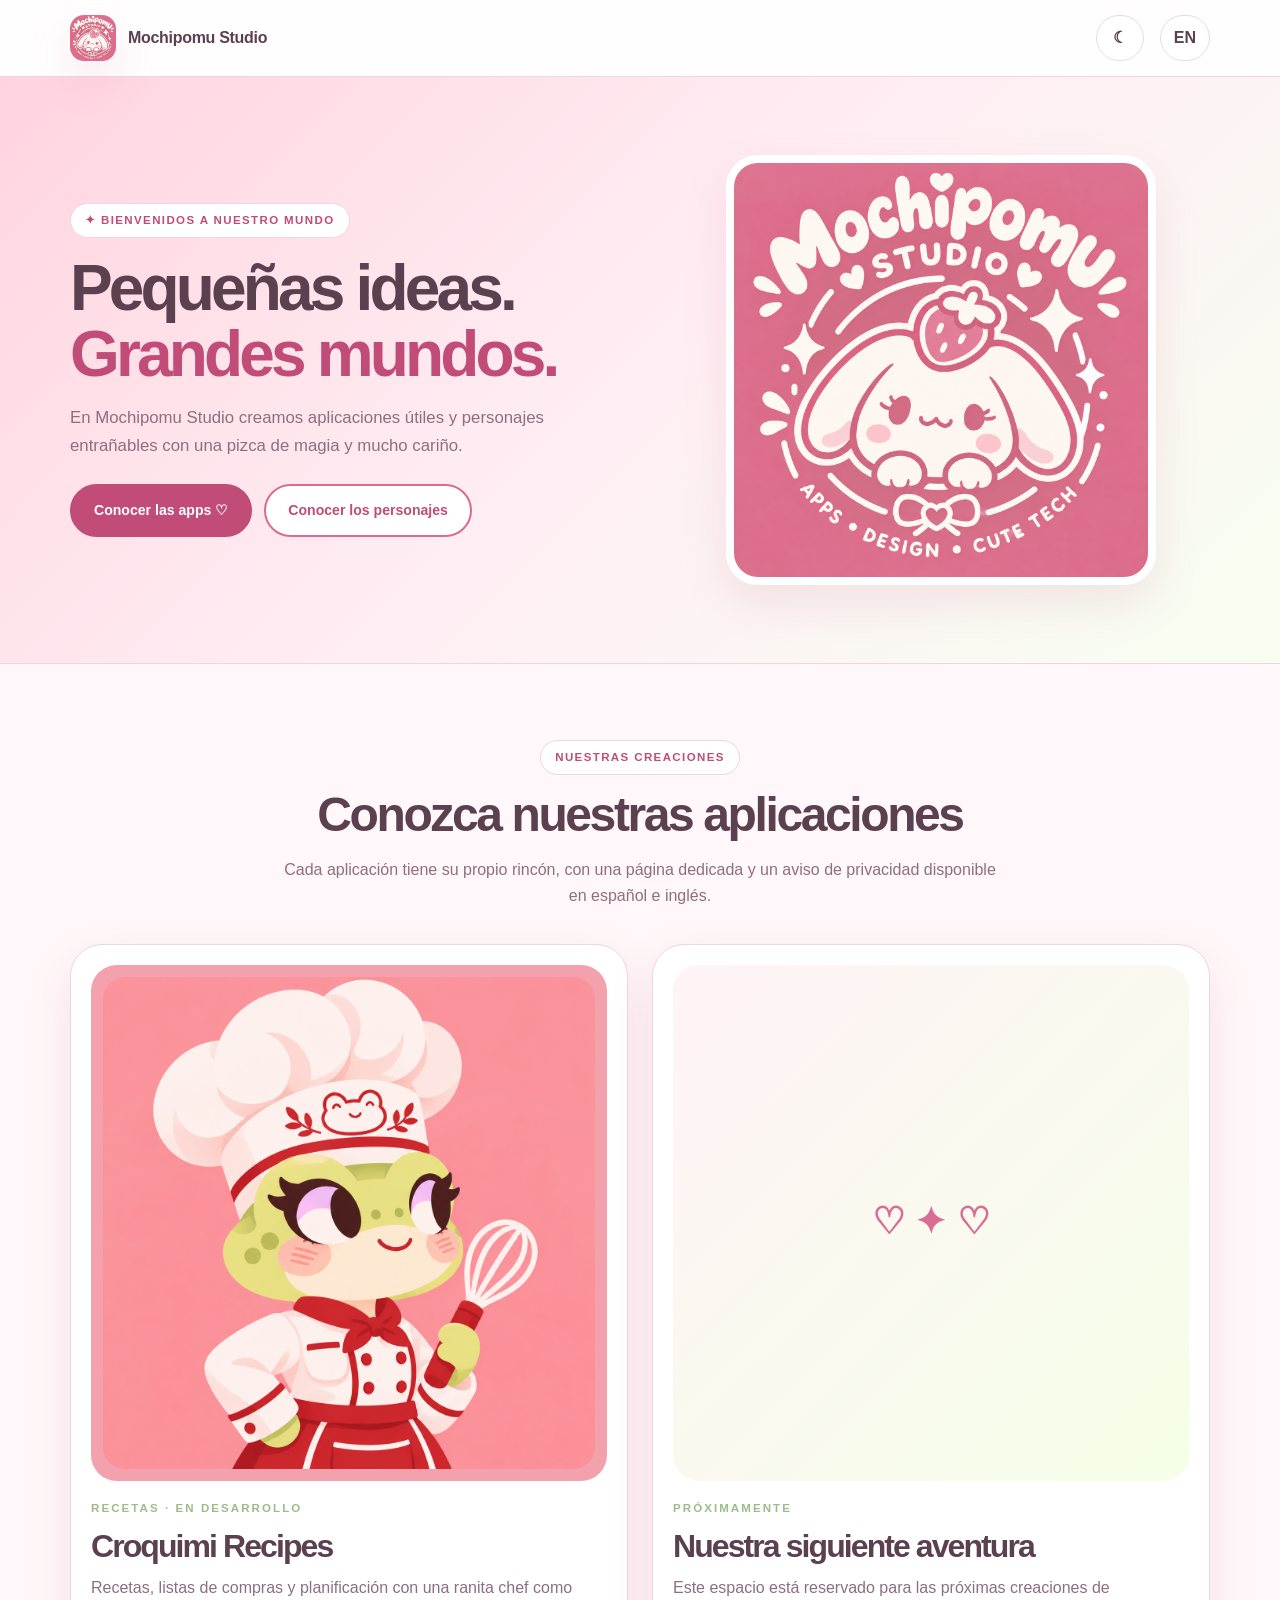
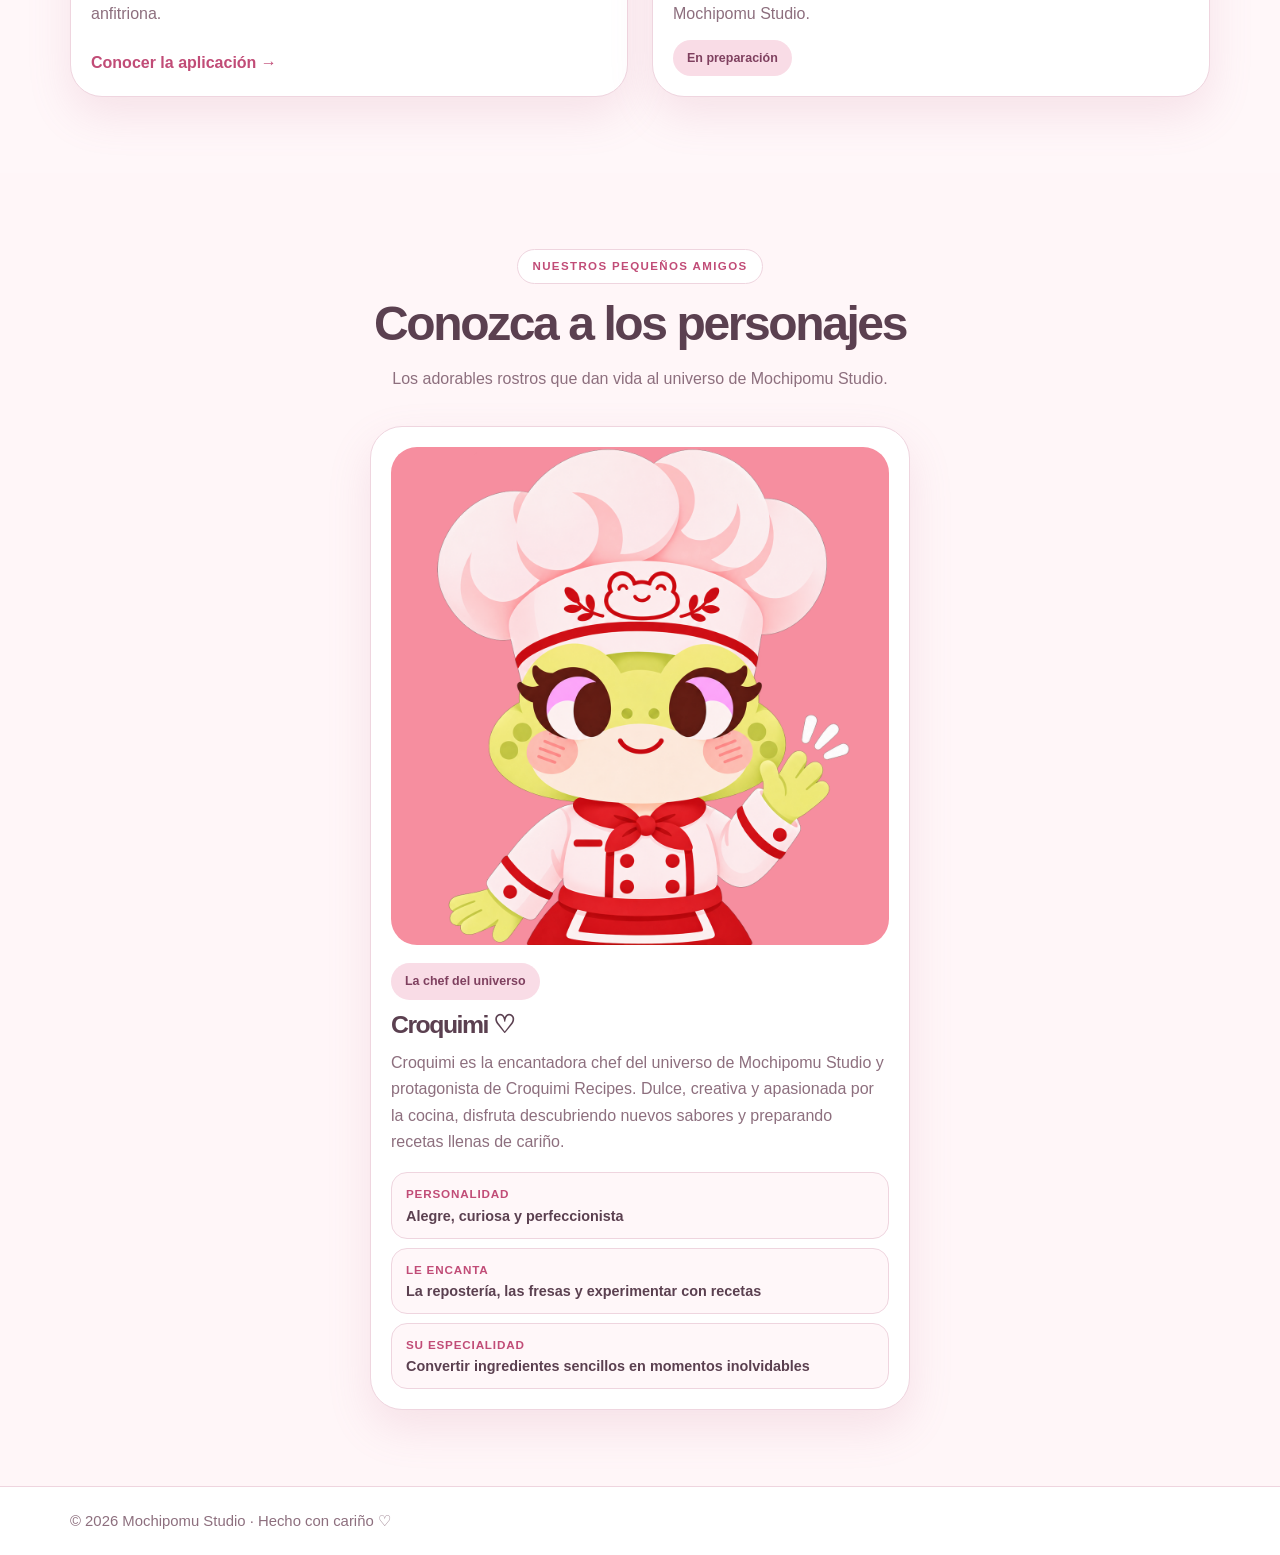
<file: index.html>
<!doctype html>
<html lang="es">
<head>
<meta charset="utf-8">
<meta name="viewport" content="width=device-width,initial-scale=1">
<meta name="theme-color" content="#d96c92">
<meta name="description" content="Mochipomu Studio: aplicaciones adorables y personajes para pequeños grandes mundos.">
<title>Mochipomu Studio | Apps, Design & Cute Tech</title>
<link rel="icon" type="image/png" href="assets/mochipomu-logo.png">
<link rel="stylesheet" href="site.css">
<script>document.documentElement.dataset.theme=localStorage.getItem('mochipomu-theme')||(matchMedia('(prefers-color-scheme: dark)').matches?'dark':'light')</script>
</head>
<body data-title-es="Mochipomu Studio | Aplicaciones, diseño y cute tech" data-title-en="Mochipomu Studio | Apps, Design & Cute Tech">
<header class="header">
<nav class="container nav" data-aria-es="Navegación principal" data-aria-en="Main navigation" aria-label="Navegación principal">
<a class="brand" href="index.html" data-local="index.html"><img src="assets/mochipomu-logo.png" alt="Mochipomu Studio"><span>Mochipomu Studio</span></a>
<div class="utilities">
<button class="pill" id="theme" type="button" aria-label="Activar modo oscuro">☾</button>
<button class="pill" id="lang" type="button" aria-label="Switch to English">EN</button>
</div>
</nav>
</header>
<main>
<div class="hero-shell">
<div class="container hero">
<div>
<span class="eyebrow" data-es="✦ Bienvenidos a nuestro mundo" data-en="✦ Welcome to our world">✦ Bienvenidos a nuestro mundo</span>
<h1 data-es-html="Pequeñas ideas.<br><span>Grandes mundos.</span>" data-en-html="Little ideas.<br><span>Big worlds.</span>">Pequeñas ideas.<br><span>Grandes mundos.</span></h1>
<p data-es="En Mochipomu Studio creamos aplicaciones útiles y personajes entrañables con una pizca de magia y mucho cariño." data-en="At Mochipomu Studio, we create useful apps and lovable characters with a little magic and lots of care.">En Mochipomu Studio creamos aplicaciones útiles y personajes entrañables con una pizca de magia y mucho cariño.</p>
<div class="actions">
<a class="btn primary" href="#apps" data-es="Conocer las apps ♡" data-en="Meet the apps ♡">Conocer las apps ♡</a>
<a class="btn secondary" href="#characters" data-es="Conocer los personajes" data-en="Meet the characters">Conocer los personajes</a>
</div>
</div>
<div class="hero-visual"><img class="hero-logo" src="assets/mochipomu-logo.png" alt="Logo oficial de Mochipomu Studio"></div>
</div>
</div>
<section id="apps" class="apps-section">
<div class="container">
<div class="section-heading">
<span class="kicker" data-es="Nuestras creaciones" data-en="Our creations">Nuestras creaciones</span>
<h2 data-es="Conozca nuestras aplicaciones" data-en="Meet our apps">Conozca nuestras aplicaciones</h2>
<p data-es="Cada aplicación tiene su propio rincón, con una página dedicada y un aviso de privacidad disponible en español e inglés." data-en="Each app has its own little corner, with a dedicated page and a privacy notice available in English and Spanish.">Cada aplicación tiene su propio rincón, con una página dedicada y un aviso de privacidad disponible en español e inglés.</p>
</div>
<div class="cards">
<a class="tile-link" href="apps/croquimi-recipes/index.html" data-local="apps/croquimi-recipes/index.html">
<article class="square-card">
<div class="square-media"><img src="assets/croquimi-icon.png" alt="Croquimi Recipes"></div>
<div class="card-copy">
<span class="overline" data-es="Recetas · En desarrollo" data-en="Recipes · In development">Recetas · En desarrollo</span>
<h3>Croquimi Recipes</h3>
<p data-es="Recetas, listas de compras y planificación con una ranita chef como anfitriona." data-en="Recipes, shopping lists, and planning with a little frog chef as your host.">Recetas, listas de compras y planificación con una ranita chef como anfitriona.</p>
<span class="card-link" data-es="Conocer la aplicación →" data-en="Meet the app →">Conocer la aplicación →</span>
</div>
</article>
</a>
<article class="square-card">
<div class="placeholder-box" aria-hidden="true">♡ ✦ ♡</div>
<div class="card-copy">
<span class="overline" data-es="Próximamente" data-en="Coming soon">Próximamente</span>
<h3 data-es="Nuestra siguiente aventura" data-en="Our next adventure">Nuestra siguiente aventura</h3>
<p data-es="Este espacio está reservado para las próximas creaciones de Mochipomu Studio." data-en="This space is reserved for the next creations from Mochipomu Studio.">Este espacio está reservado para las próximas creaciones de Mochipomu Studio.</p>
<span class="badge" data-es="En preparación" data-en="In the making">En preparación</span>
</div>
</article>
</div>
</div>
</section>
<section id="characters" class="characters-section">
<div class="container">
<div class="section-heading">
<span class="kicker" data-es="Nuestros pequeños amigos" data-en="Our little friends">Nuestros pequeños amigos</span>
<h2 data-es="Conozca a los personajes" data-en="Meet the characters">Conozca a los personajes</h2>
<p data-es="Los adorables rostros que dan vida al universo de Mochipomu Studio." data-en="The adorable faces that bring the Mochipomu Studio universe to life.">Los adorables rostros que dan vida al universo de Mochipomu Studio.</p>
</div>
<div class="cards">
<article class="square-card character-card croquimi-character">
<div class="square-media"><img src="assets/croquimi-character.png" alt="Croquimi"></div>
<div class="card-copy">
<span class="badge" data-es="La chef del universo" data-en="The Universe’s Chef">La chef del universo</span>
<h3>Croquimi ♡</h3>
<p data-es="Croquimi es la encantadora chef del universo de Mochipomu Studio y protagonista de Croquimi Recipes. Dulce, creativa y apasionada por la cocina, disfruta descubriendo nuevos sabores y preparando recetas llenas de cariño." data-en="Croquimi is the charming chef of the Mochipomu Studio universe and the star of Croquimi Recipes. Sweet, creative, and passionate about cooking, she loves discovering new flavors and preparing recipes made with love.">Croquimi es la encantadora chef del universo de Mochipomu Studio y protagonista de Croquimi Recipes. Dulce, creativa y apasionada por la cocina, disfruta descubriendo nuevos sabores y preparando recetas llenas de cariño.</p>
<div class="character-traits">
<div class="character-trait"><span data-es="Personalidad" data-en="Personality">Personalidad</span><strong data-es="Alegre, curiosa y perfeccionista" data-en="Cheerful, curious, and a perfectionist">Alegre, curiosa y perfeccionista</strong></div>
<div class="character-trait"><span data-es="Le encanta" data-en="She loves">Le encanta</span><strong data-es="La repostería, las fresas y experimentar con recetas" data-en="Baking, strawberries, and experimenting with recipes">La repostería, las fresas y experimentar con recetas</strong></div>
<div class="character-trait"><span data-es="Su especialidad" data-en="Her specialty">Su especialidad</span><strong data-es="Convertir ingredientes sencillos en momentos inolvidables" data-en="Turning simple ingredients into unforgettable moments">Convertir ingredientes sencillos en momentos inolvidables</strong></div>
</div>
</div>
</article>
</div>
</div>
</section>
</main>
<dialog id="privacy-dialog" class="privacy-dialog" aria-labelledby="privacy-dialog-title"><div class="privacy-dialog-header"><div><span class="privacy-dialog-kicker" data-es="MOCHIPOMU STUDIO" data-en="MOCHIPOMU STUDIO">MOCHIPOMU STUDIO</span><h2 id="privacy-dialog-title" data-es="Política de privacidad" data-en="Privacy Policy">Política de privacidad</h2><p>Croquimi Recipes</p></div><button class="privacy-dialog-close" type="button" data-dialog-close aria-label="Cerrar">×</button></div><iframe id="privacy-frame" title="Croquimi Recipes" loading="lazy"></iframe><div class="privacy-dialog-footer"><a class="textlink" href="apps/croquimi-recipes/privacy.html" data-local="apps/croquimi-recipes/privacy.html" target="_blank" rel="noopener" data-es="Abrir página pública ↗" data-en="Open public page ↗">Abrir página pública ↗</a><button class="btn secondary" type="button" data-dialog-close data-es="Cerrar" data-en="Close">Cerrar</button></div></dialog>
<footer class="footer"><div class="container footer-inner"><span>© <span data-year></span> Mochipomu Studio · <span data-es="Hecho con cariño ♡" data-en="Made with love ♡">Hecho con cariño ♡</span></span></div></footer>
<script src="site.js"></script>
</body>
</html>
</file>
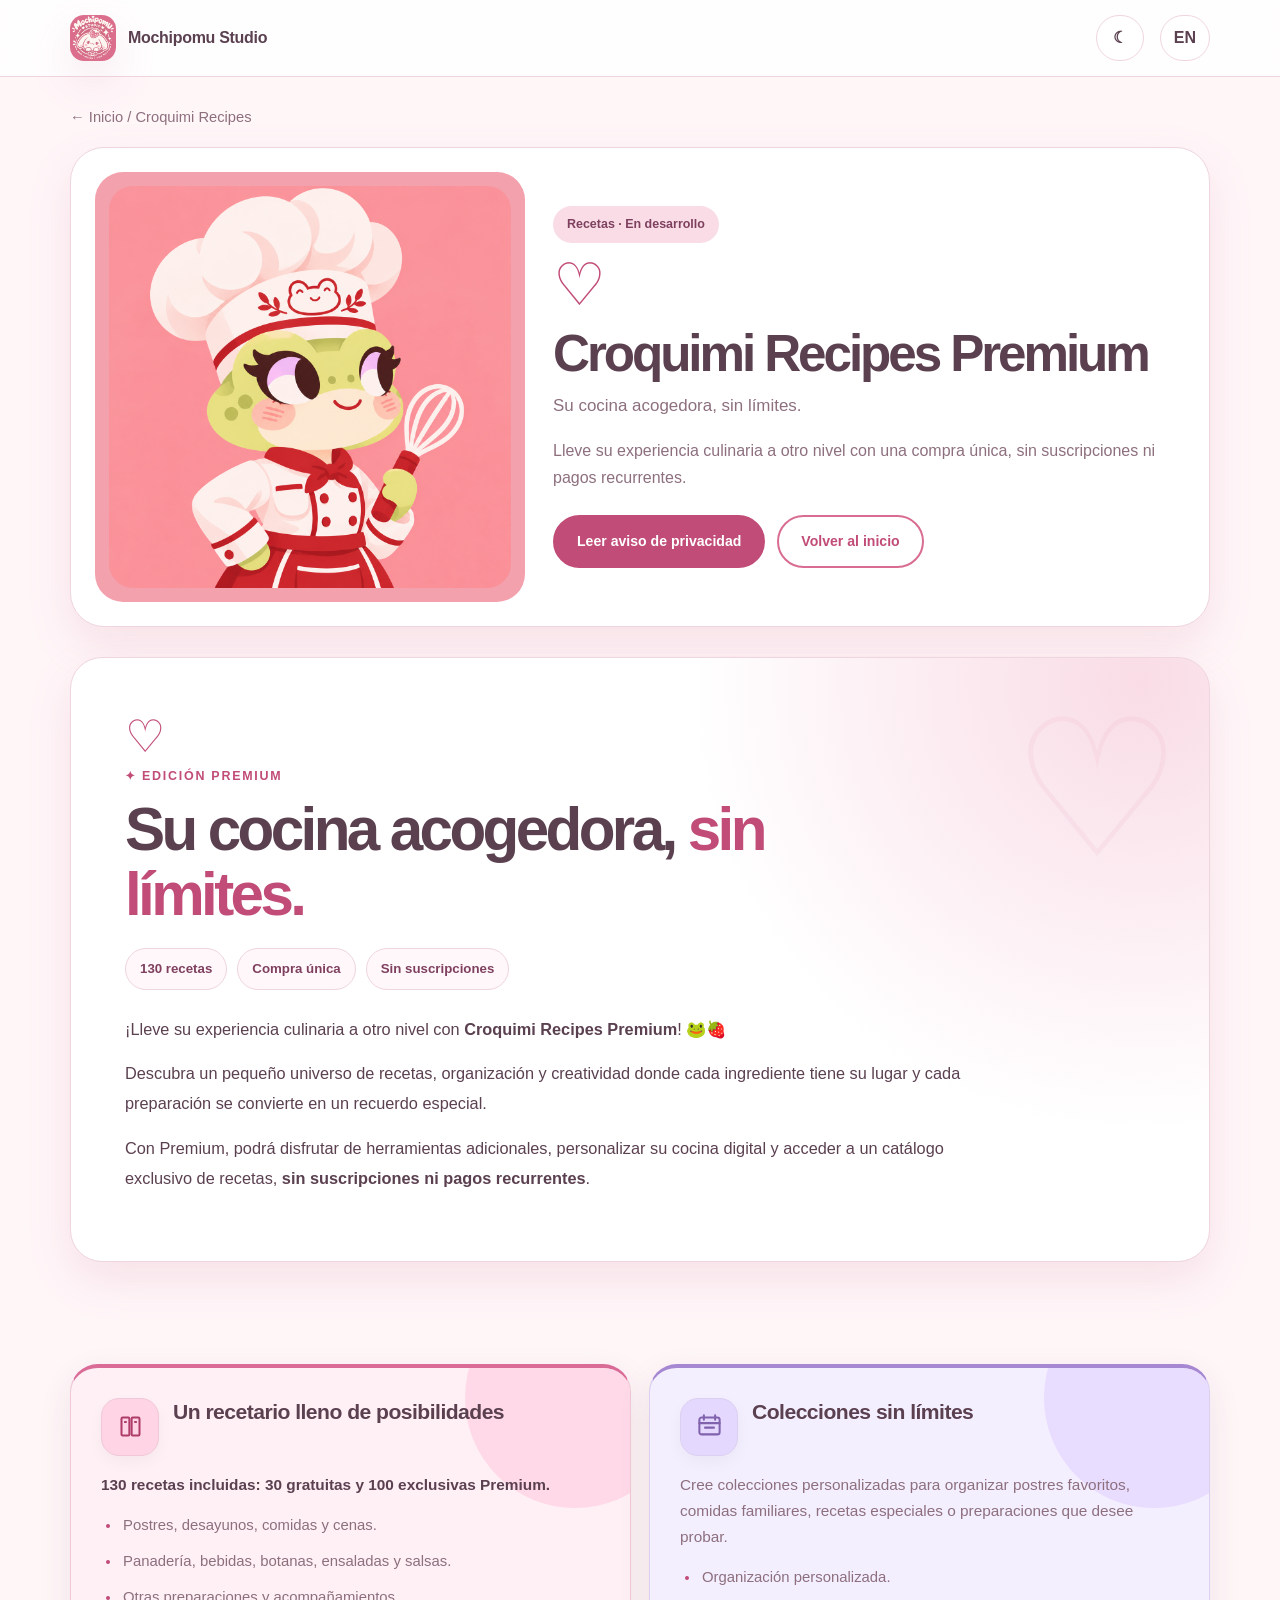
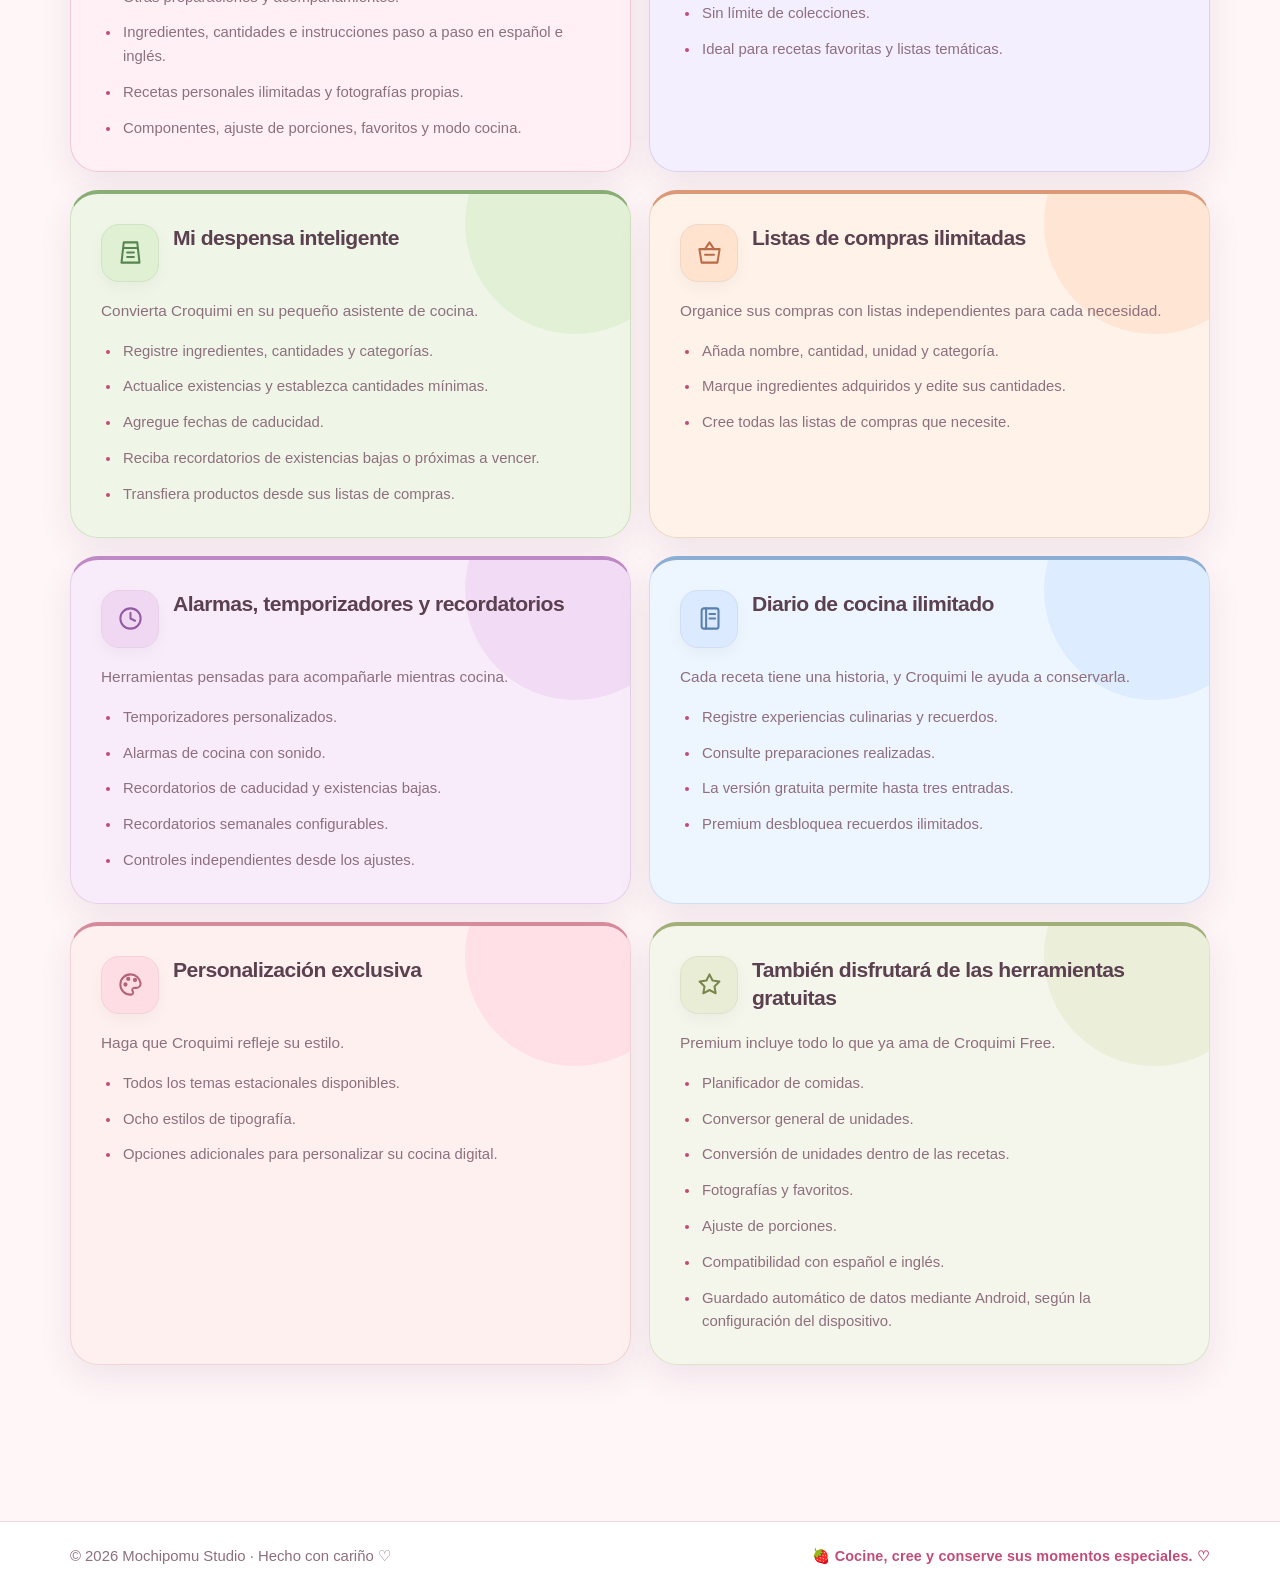
<file: apps/croquimi-recipes/index.html>
<!doctype html>
<html lang="es">
<head>
<meta charset="utf-8">
<meta name="viewport" content="width=device-width,initial-scale=1">
<meta name="theme-color" content="#d96c92">
<meta name="description" content="Croquimi Recipes Premium, la app de cocina de Mochipomu Studio.">
<title>Croquimi Recipes Premium | Mochipomu Studio</title>
<link rel="icon" type="image/png" href="../../assets/mochipomu-logo.png">
<link rel="stylesheet" href="../../site.css">
<script>document.documentElement.dataset.theme=localStorage.getItem('mochipomu-theme')||(matchMedia('(prefers-color-scheme: dark)').matches?'dark':'light')</script>
</head>
<body data-title-es="Croquimi Recipes Premium | Mochipomu Studio" data-title-en="Croquimi Recipes Premium | Mochipomu Studio">
<header class="header">
<nav class="container nav" data-aria-es="Navegación principal" data-aria-en="Main navigation" aria-label="Navegación principal">
<a class="brand" href="../../index.html" data-local="../../index.html"><img src="../../assets/mochipomu-logo.png" alt="Mochipomu Studio"><span>Mochipomu Studio</span></a>
<div class="utilities">
<button class="pill" id="theme" type="button" aria-label="Activar modo oscuro">☾</button>
<button class="pill" id="lang" type="button" aria-label="Switch to English">EN</button>
</div>
</nav>
</header>
<main class="container detail-page">
<nav class="crumb"><a href="../../index.html" data-local="../../index.html" data-es="← Inicio" data-en="← Home">← Inicio</a> / Croquimi Recipes</nav>
<section class="detail-hero">
<div class="detail-media"><img src="../../assets/croquimi-icon.png" alt="Croquimi Recipes"></div>
<div class="detail-text">
<span class="badge" data-es="Recetas · En desarrollo" data-en="Recipes · In development">Recetas · En desarrollo</span>
<span class="detail-heart" aria-hidden="true">♡</span>
<h1>Croquimi Recipes Premium</h1>
<p class="lead" data-es="Su cocina acogedora, sin límites." data-en="Your cozy kitchen, without limits!">Su cocina acogedora, sin límites.</p>
<p data-es="Lleve su experiencia culinaria a otro nivel con una compra única, sin suscripciones ni pagos recurrentes." data-en="Take your cooking experience to the next level with a one-time purchase, with no subscriptions or recurring payments.">Lleve su experiencia culinaria a otro nivel con una compra única, sin suscripciones ni pagos recurrentes.</p>
<div class="actions">
<a class="btn primary" href="privacy.html" data-privacy-popup data-local="privacy.html" data-es="Leer aviso de privacidad" data-en="Read privacy notice">Leer aviso de privacidad</a>
<a class="btn secondary" href="../../index.html" data-local="../../index.html" data-es="Volver al inicio" data-en="Back to home">Volver al inicio</a>
</div>
</div>
</section>
<div class="content-stack">
<section class="panel premium-intro" data-view="es"><div class="premium-heading"><span class="premium-heart" aria-hidden="true">♡</span><span class="premium-kicker">✦ EDICIÓN PREMIUM</span></div>
<h2>Su cocina acogedora, <em>sin límites.</em></h2><div class="premium-facts"><span>130 recetas</span><span>Compra única</span><span>Sin suscripciones</span></div>
<p>¡Lleve su experiencia culinaria a otro nivel con <strong>Croquimi Recipes Premium</strong>! 🐸🍓</p>
<p>Descubra un pequeño universo de recetas, organización y creatividad donde cada ingrediente tiene su lugar y cada preparación se convierte en un recuerdo especial.</p>
<p>Con Premium, podrá disfrutar de herramientas adicionales, personalizar su cocina digital y acceder a un catálogo exclusivo de recetas, <strong>sin suscripciones ni pagos recurrentes</strong>.</p>
</section>
<section class="panel premium-intro" data-view="en" hidden><div class="premium-heading"><span class="premium-heart" aria-hidden="true">♡</span><span class="premium-kicker">✦ PREMIUM EDITION</span></div>
<h2>Your cozy kitchen, <em>without limits!</em></h2><div class="premium-facts"><span>130 recipes</span><span>One-time purchase</span><span>No subscriptions</span></div>
<p>Take your culinary experience to the next level with <strong>Croquimi Recipes Premium</strong>! 🐸🍓</p>
<p>Discover a little universe of recipes, organization, and creativity where every ingredient has its place and every preparation becomes a special memory.</p>
<p>With Premium, you can enjoy extra tools, personalize your digital kitchen, and access an exclusive recipe catalog, <strong>with no subscriptions or recurring payments</strong>.</p>
</section>
<section class="feature-grid" data-view="es">
<article class="feature-card">
<h3><span class="feature-icon-shell"><svg class="feature-icon" viewBox="0 0 24 24" fill="none" stroke="currentColor" stroke-width="1.8" stroke-linecap="round" stroke-linejoin="round" aria-hidden="true"><rect x="4" y="4" width="7" height="16" rx="1"/><rect x="13" y="4" width="7" height="16" rx="1"/><path d="M7 8h1M16 8h1"/></svg></span><span>Un recetario lleno de posibilidades</span></h3>
<p><strong>130 recetas incluidas: 30 gratuitas y 100 exclusivas Premium.</strong></p>
<ul class="feature-list">
<li>Postres, desayunos, comidas y cenas.</li>
<li>Panadería, bebidas, botanas, ensaladas y salsas.</li>
<li>Otras preparaciones y acompañamientos.</li>
<li>Ingredientes, cantidades e instrucciones paso a paso en español e inglés.</li>
<li>Recetas personales ilimitadas y fotografías propias.</li>
<li>Componentes, ajuste de porciones, favoritos y modo cocina.</li>
</ul>
</article>
<article class="feature-card">
<h3><span class="feature-icon-shell"><svg class="feature-icon" viewBox="0 0 24 24" fill="none" stroke="currentColor" stroke-width="1.8" stroke-linecap="round" stroke-linejoin="round" aria-hidden="true"><rect x="3" y="4" width="18" height="15" rx="2"/><path d="M7 2v4M17 2v4M3 9h18M8 13h8"/></svg></span><span>Colecciones sin límites</span></h3>
<p>Cree colecciones personalizadas para organizar postres favoritos, comidas familiares, recetas especiales o preparaciones que desee probar.</p>
<ul class="feature-list">
<li>Organización personalizada.</li>
<li>Sin límite de colecciones.</li>
<li>Ideal para recetas favoritas y listas temáticas.</li>
</ul>
</article>
<article class="feature-card">
<h3><span class="feature-icon-shell"><svg class="feature-icon" viewBox="0 0 24 24" fill="none" stroke="currentColor" stroke-width="1.8" stroke-linecap="round" stroke-linejoin="round" aria-hidden="true"><path d="M6 3h12l2 18H4L6 3Z"/><path d="M6 8h12M9 12h6M9 16h6"/></svg></span><span>Mi despensa inteligente</span></h3>
<p>Convierta Croquimi en su pequeño asistente de cocina.</p>
<ul class="feature-list">
<li>Registre ingredientes, cantidades y categorías.</li>
<li>Actualice existencias y establezca cantidades mínimas.</li>
<li>Agregue fechas de caducidad.</li>
<li>Reciba recordatorios de existencias bajas o próximas a vencer.</li>
<li>Transfiera productos desde sus listas de compras.</li>
</ul>
</article>
<article class="feature-card">
<h3><span class="feature-icon-shell"><svg class="feature-icon" viewBox="0 0 24 24" fill="none" stroke="currentColor" stroke-width="1.8" stroke-linecap="round" stroke-linejoin="round" aria-hidden="true"><path d="M3 9h18l-2 12H5L3 9Z"/><path d="m8 9 4-6 4 6M8 14h8"/></svg></span><span>Listas de compras ilimitadas</span></h3>
<p>Organice sus compras con listas independientes para cada necesidad.</p>
<ul class="feature-list">
<li>Añada nombre, cantidad, unidad y categoría.</li>
<li>Marque ingredientes adquiridos y edite sus cantidades.</li>
<li>Cree todas las listas de compras que necesite.</li>
</ul>
</article>
<article class="feature-card">
<h3><span class="feature-icon-shell"><svg class="feature-icon" viewBox="0 0 24 24" fill="none" stroke="currentColor" stroke-width="1.8" stroke-linecap="round" stroke-linejoin="round" aria-hidden="true"><circle cx="12" cy="12" r="9"/><path d="M12 7v5l4 2"/></svg></span><span>Alarmas, temporizadores y recordatorios</span></h3>
<p>Herramientas pensadas para acompañarle mientras cocina.</p>
<ul class="feature-list">
<li>Temporizadores personalizados.</li>
<li>Alarmas de cocina con sonido.</li>
<li>Recordatorios de caducidad y existencias bajas.</li>
<li>Recordatorios semanales configurables.</li>
<li>Controles independientes desde los ajustes.</li>
</ul>
</article>
<article class="feature-card">
<h3><span class="feature-icon-shell"><svg class="feature-icon" viewBox="0 0 24 24" fill="none" stroke="currentColor" stroke-width="1.8" stroke-linecap="round" stroke-linejoin="round" aria-hidden="true"><rect x="5" y="3" width="15" height="18" rx="2"/><path d="M9 3v18M12 8h5M12 12h5"/></svg></span><span>Diario de cocina ilimitado</span></h3>
<p>Cada receta tiene una historia, y Croquimi le ayuda a conservarla.</p>
<ul class="feature-list">
<li>Registre experiencias culinarias y recuerdos.</li>
<li>Consulte preparaciones realizadas.</li>
<li>La versión gratuita permite hasta tres entradas.</li>
<li>Premium desbloquea recuerdos ilimitados.</li>
</ul>
</article>
<article class="feature-card">
<h3><span class="feature-icon-shell"><svg class="feature-icon" viewBox="0 0 24 24" fill="none" stroke="currentColor" stroke-width="1.8" stroke-linecap="round" stroke-linejoin="round" aria-hidden="true"><path d="M12 3a9 9 0 1 0 0 18h1a2 2 0 0 0 1-3 1.8 1.8 0 0 1 1-3h2a4 4 0 0 0 4-4A9 9 0 0 0 12 3Z"/><circle cx="7.5" cy="12" r="1"/><circle cx="10" cy="7" r="1"/><circle cx="16" cy="8" r="1"/></svg></span><span>Personalización exclusiva</span></h3>
<p>Haga que Croquimi refleje su estilo.</p>
<ul class="feature-list">
<li>Todos los temas estacionales disponibles.</li>
<li>Ocho estilos de tipografía.</li>
<li>Opciones adicionales para personalizar su cocina digital.</li>
</ul>
</article>
<article class="feature-card">
<h3><span class="feature-icon-shell"><svg class="feature-icon" viewBox="0 0 24 24" fill="none" stroke="currentColor" stroke-width="1.8" stroke-linecap="round" stroke-linejoin="round" aria-hidden="true"><path d="m12 3 2.7 5.5 6.1.9-4.4 4.3 1.1 6.1-5.5-2.9-5.5 2.9 1.1-6.1-4.4-4.3 6.1-.9L12 3Z"/></svg></span><span>También disfrutará de las herramientas gratuitas</span></h3>
<p>Premium incluye todo lo que ya ama de Croquimi Free.</p>
<ul class="feature-list">
<li>Planificador de comidas.</li>
<li>Conversor general de unidades.</li>
<li>Conversión de unidades dentro de las recetas.</li>
<li>Fotografías y favoritos.</li>
<li>Ajuste de porciones.</li>
<li>Compatibilidad con español e inglés.</li>
<li>Guardado automático de datos mediante Android, según la configuración del dispositivo.</li>
</ul>
</article>
</section>
<section class="feature-grid" data-view="en" hidden>
<article class="feature-card">
<h3><span class="feature-icon-shell"><svg class="feature-icon" viewBox="0 0 24 24" fill="none" stroke="currentColor" stroke-width="1.8" stroke-linecap="round" stroke-linejoin="round" aria-hidden="true"><rect x="4" y="4" width="7" height="16" rx="1"/><rect x="13" y="4" width="7" height="16" rx="1"/><path d="M7 8h1M16 8h1"/></svg></span><span>A recipe book full of possibilities</span></h3>
<p><strong>130 recipes included: 30 free and 100 Premium exclusives.</strong></p>
<ul class="feature-list">
<li>Desserts, breakfasts, lunches, and dinners.</li>
<li>Baking, drinks, snacks, salads, and sauces.</li>
<li>Other preparations and side dishes.</li>
<li>Ingredients, quantities, and step-by-step instructions in Spanish and English.</li>
<li>Unlimited personal recipes and your own photos.</li>
<li>Components, portion adjustment, favorites, and cooking mode.</li>
</ul>
</article>
<article class="feature-card">
<h3><span class="feature-icon-shell"><svg class="feature-icon" viewBox="0 0 24 24" fill="none" stroke="currentColor" stroke-width="1.8" stroke-linecap="round" stroke-linejoin="round" aria-hidden="true"><rect x="3" y="4" width="18" height="15" rx="2"/><path d="M7 2v4M17 2v4M3 9h18M8 13h8"/></svg></span><span>Unlimited collections</span></h3>
<p>Create custom collections to organize favorite desserts, family meals, special recipes, or dishes you want to try soon.</p>
<ul class="feature-list">
<li>Custom organization.</li>
<li>No collection limit.</li>
<li>Perfect for favorites and themed groups.</li>
</ul>
</article>
<article class="feature-card">
<h3><span class="feature-icon-shell"><svg class="feature-icon" viewBox="0 0 24 24" fill="none" stroke="currentColor" stroke-width="1.8" stroke-linecap="round" stroke-linejoin="round" aria-hidden="true"><path d="M6 3h12l2 18H4L6 3Z"/><path d="M6 8h12M9 12h6M9 16h6"/></svg></span><span>My smart pantry</span></h3>
<p>Turn Croquimi into your little kitchen assistant.</p>
<ul class="feature-list">
<li>Track ingredients, quantities, and categories.</li>
<li>Update stock and set minimum amounts.</li>
<li>Add expiration dates.</li>
<li>Receive reminders for low stock or items close to expiring.</li>
<li>Transfer products from your shopping lists.</li>
</ul>
</article>
<article class="feature-card">
<h3><span class="feature-icon-shell"><svg class="feature-icon" viewBox="0 0 24 24" fill="none" stroke="currentColor" stroke-width="1.8" stroke-linecap="round" stroke-linejoin="round" aria-hidden="true"><path d="M3 9h18l-2 12H5L3 9Z"/><path d="m8 9 4-6 4 6M8 14h8"/></svg></span><span>Unlimited shopping lists</span></h3>
<p>Organize your shopping with separate lists for every need.</p>
<ul class="feature-list">
<li>Add name, quantity, unit, and category.</li>
<li>Mark purchased ingredients and edit amounts.</li>
<li>Create as many shopping lists as you need.</li>
</ul>
</article>
<article class="feature-card">
<h3><span class="feature-icon-shell"><svg class="feature-icon" viewBox="0 0 24 24" fill="none" stroke="currentColor" stroke-width="1.8" stroke-linecap="round" stroke-linejoin="round" aria-hidden="true"><circle cx="12" cy="12" r="9"/><path d="M12 7v5l4 2"/></svg></span><span>Alarms, timers, and reminders</span></h3>
<p>Tools designed to stay by your side while you cook.</p>
<ul class="feature-list">
<li>Custom timers.</li>
<li>Kitchen alarms with sound.</li>
<li>Expiration reminders and low-stock alerts.</li>
<li>Configurable weekly reminders.</li>
<li>Independent controls in app settings.</li>
</ul>
</article>
<article class="feature-card">
<h3><span class="feature-icon-shell"><svg class="feature-icon" viewBox="0 0 24 24" fill="none" stroke="currentColor" stroke-width="1.8" stroke-linecap="round" stroke-linejoin="round" aria-hidden="true"><rect x="5" y="3" width="15" height="18" rx="2"/><path d="M9 3v18M12 8h5M12 12h5"/></svg></span><span>Unlimited kitchen journal</span></h3>
<p>Every recipe has a story, and Croquimi gives you a place to keep it.</p>
<ul class="feature-list">
<li>Save culinary experiences and memories.</li>
<li>Review the dishes you have prepared.</li>
<li>The free version allows up to three entries.</li>
<li>Premium unlocks unlimited memories.</li>
</ul>
</article>
<article class="feature-card">
<h3><span class="feature-icon-shell"><svg class="feature-icon" viewBox="0 0 24 24" fill="none" stroke="currentColor" stroke-width="1.8" stroke-linecap="round" stroke-linejoin="round" aria-hidden="true"><path d="M12 3a9 9 0 1 0 0 18h1a2 2 0 0 0 1-3 1.8 1.8 0 0 1 1-3h2a4 4 0 0 0 4-4A9 9 0 0 0 12 3Z"/><circle cx="7.5" cy="12" r="1"/><circle cx="10" cy="7" r="1"/><circle cx="16" cy="8" r="1"/></svg></span><span>Exclusive personalization</span></h3>
<p>Make Croquimi reflect your style.</p>
<ul class="feature-list">
<li>All seasonal themes available.</li>
<li>Eight font styles.</li>
<li>Extra options to personalize your digital kitchen.</li>
</ul>
</article>
<article class="feature-card">
<h3><span class="feature-icon-shell"><svg class="feature-icon" viewBox="0 0 24 24" fill="none" stroke="currentColor" stroke-width="1.8" stroke-linecap="round" stroke-linejoin="round" aria-hidden="true"><path d="m12 3 2.7 5.5 6.1.9-4.4 4.3 1.1 6.1-5.5-2.9-5.5 2.9 1.1-6.1-4.4-4.3 6.1-.9L12 3Z"/></svg></span><span>You also keep all the free tools</span></h3>
<p>Premium includes everything you already enjoy in Croquimi Free.</p>
<ul class="feature-list">
<li>Meal planner.</li>
<li>General unit converter.</li>
<li>Unit conversion inside recipes.</li>
<li>Photos and favorites.</li>
<li>Portion adjustment.</li>
<li>Spanish and English support.</li>
<li>Automatic Android data backup, depending on device settings.</li>
</ul>
</article>
</section>
</div>
</main>
<dialog id="privacy-dialog" class="privacy-dialog" aria-labelledby="privacy-dialog-title"><div class="privacy-dialog-header"><div><span class="privacy-dialog-kicker" data-es="MOCHIPOMU STUDIO" data-en="MOCHIPOMU STUDIO">MOCHIPOMU STUDIO</span><h2 id="privacy-dialog-title" data-es="Política de privacidad" data-en="Privacy Policy">Política de privacidad</h2><p>Croquimi Recipes</p></div><button class="privacy-dialog-close" type="button" data-dialog-close aria-label="Cerrar">×</button></div><iframe id="privacy-frame" title="Croquimi Recipes" loading="lazy"></iframe><div class="privacy-dialog-footer"><a class="textlink" href="privacy.html" data-local="privacy.html" target="_blank" rel="noopener" data-es="Abrir página pública ↗" data-en="Open public page ↗">Abrir página pública ↗</a><button class="btn secondary" type="button" data-dialog-close data-es="Cerrar" data-en="Close">Cerrar</button></div></dialog>
<footer class="footer">
<div class="container footer-inner unified-footer">
<span>© <span data-year></span> Mochipomu Studio · <span data-es="Hecho con cariño ♡" data-en="Made with love ♡">Hecho con cariño ♡</span></span>
<span class="footer-motto" data-es="🍓 Cocine, cree y conserve sus momentos especiales. ♡" data-en="🍓 Cook, create, and cherish your special moments. ♡">🍓 Cocine, cree y conserve sus momentos especiales. ♡</span>
</div>
</footer>
<script src="../../site.js"></script>
</body>
</html>
</file>
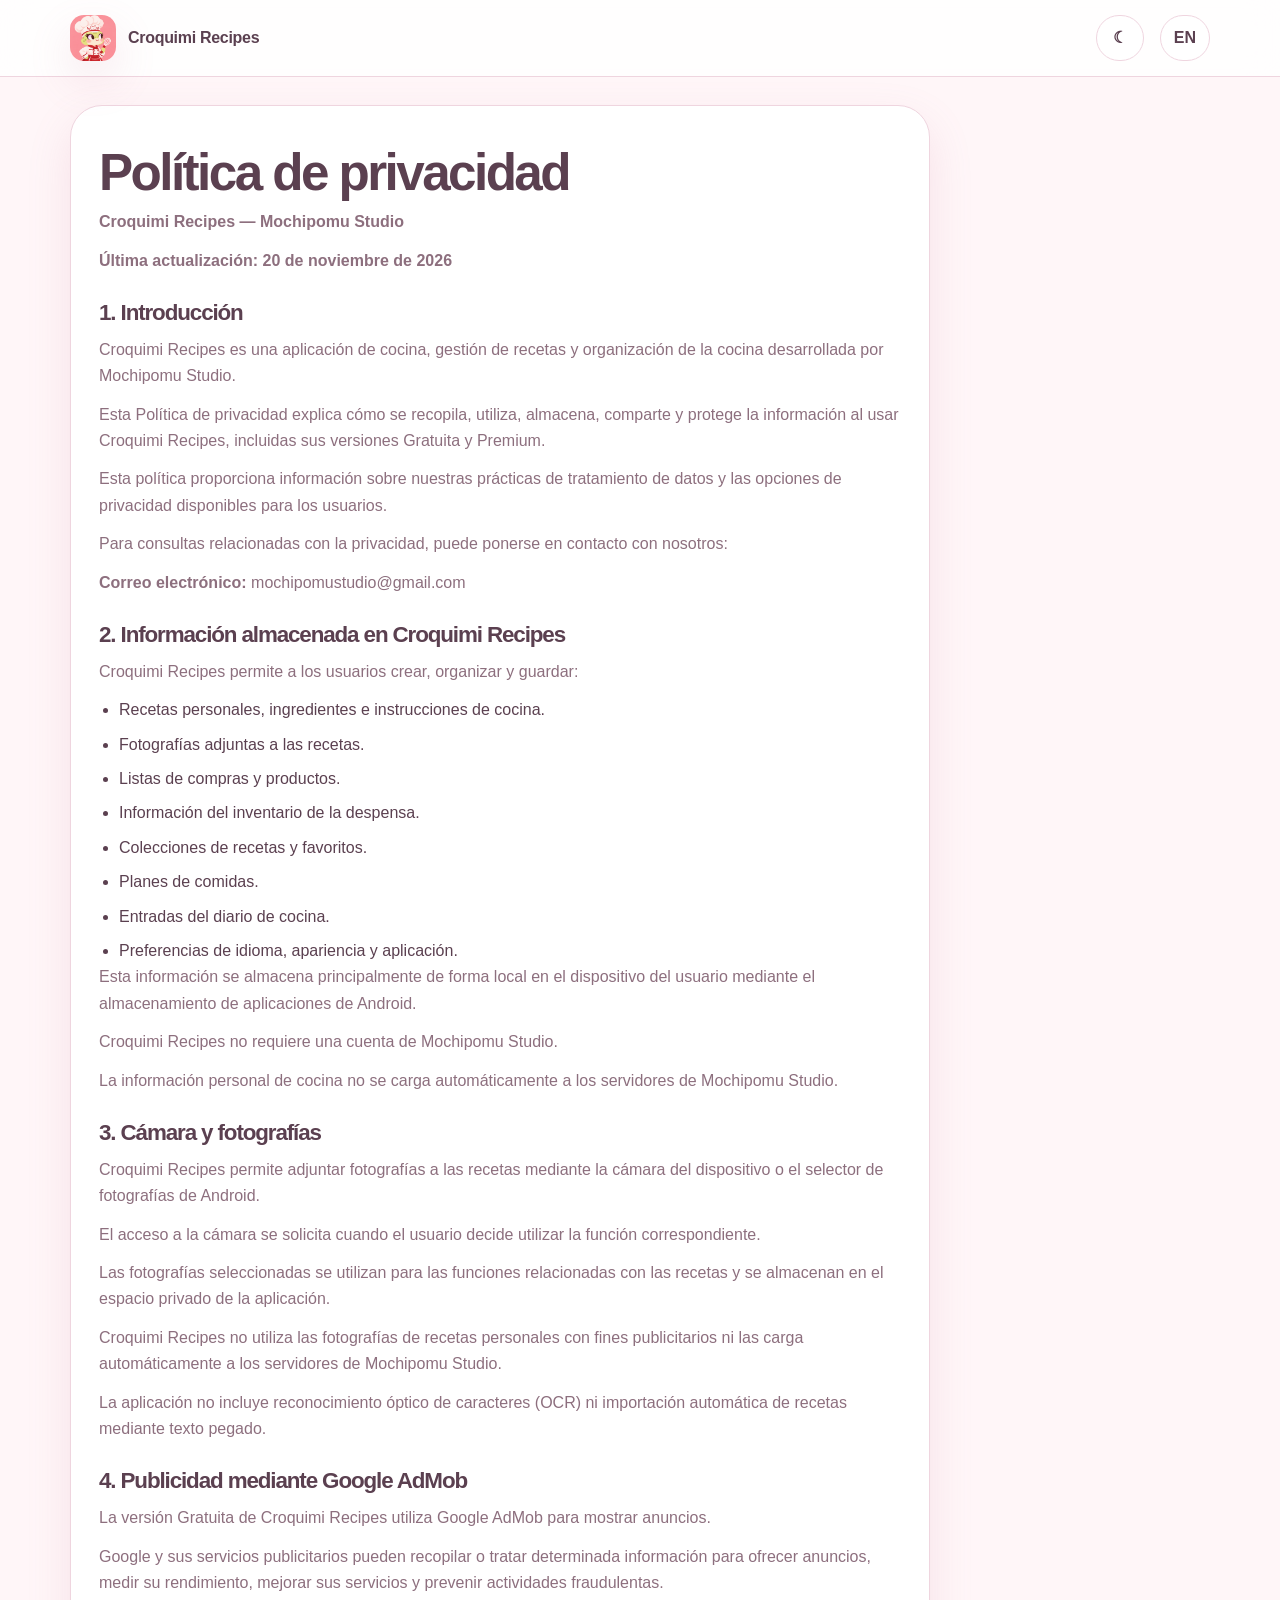
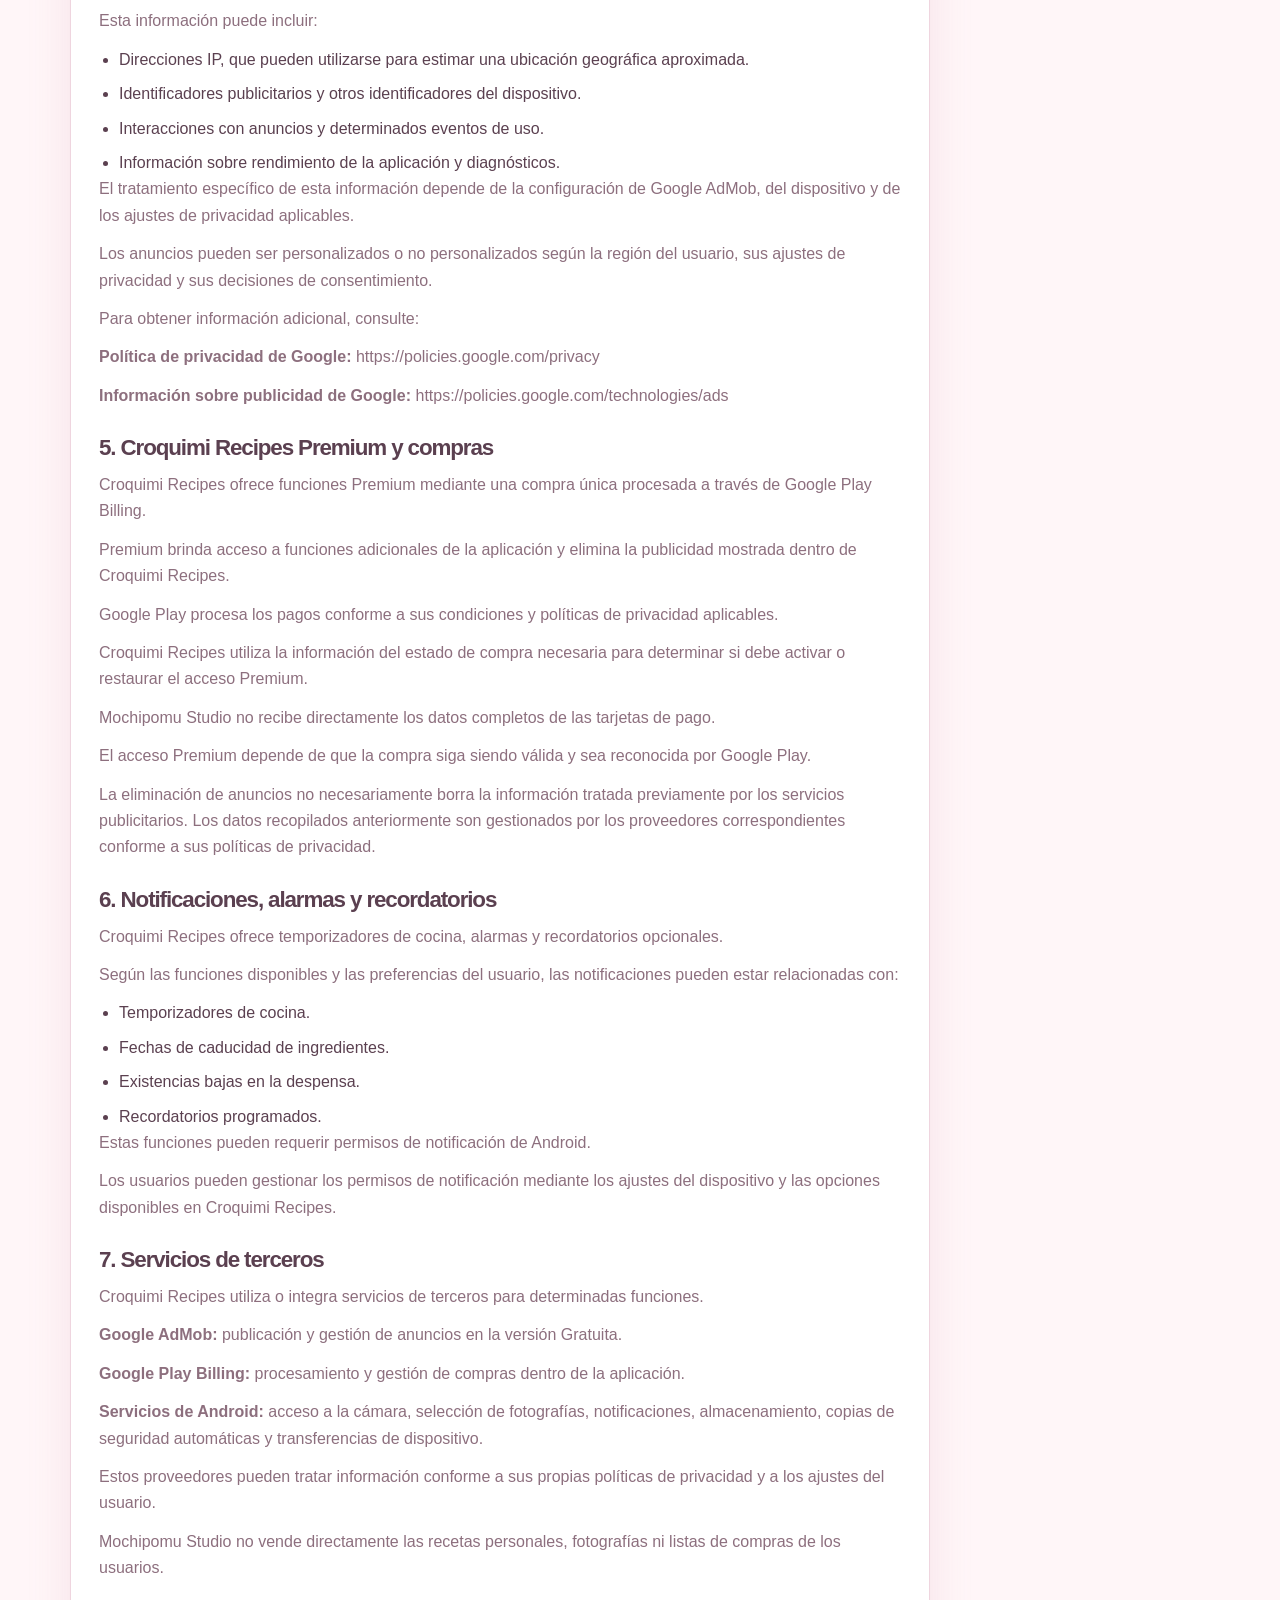
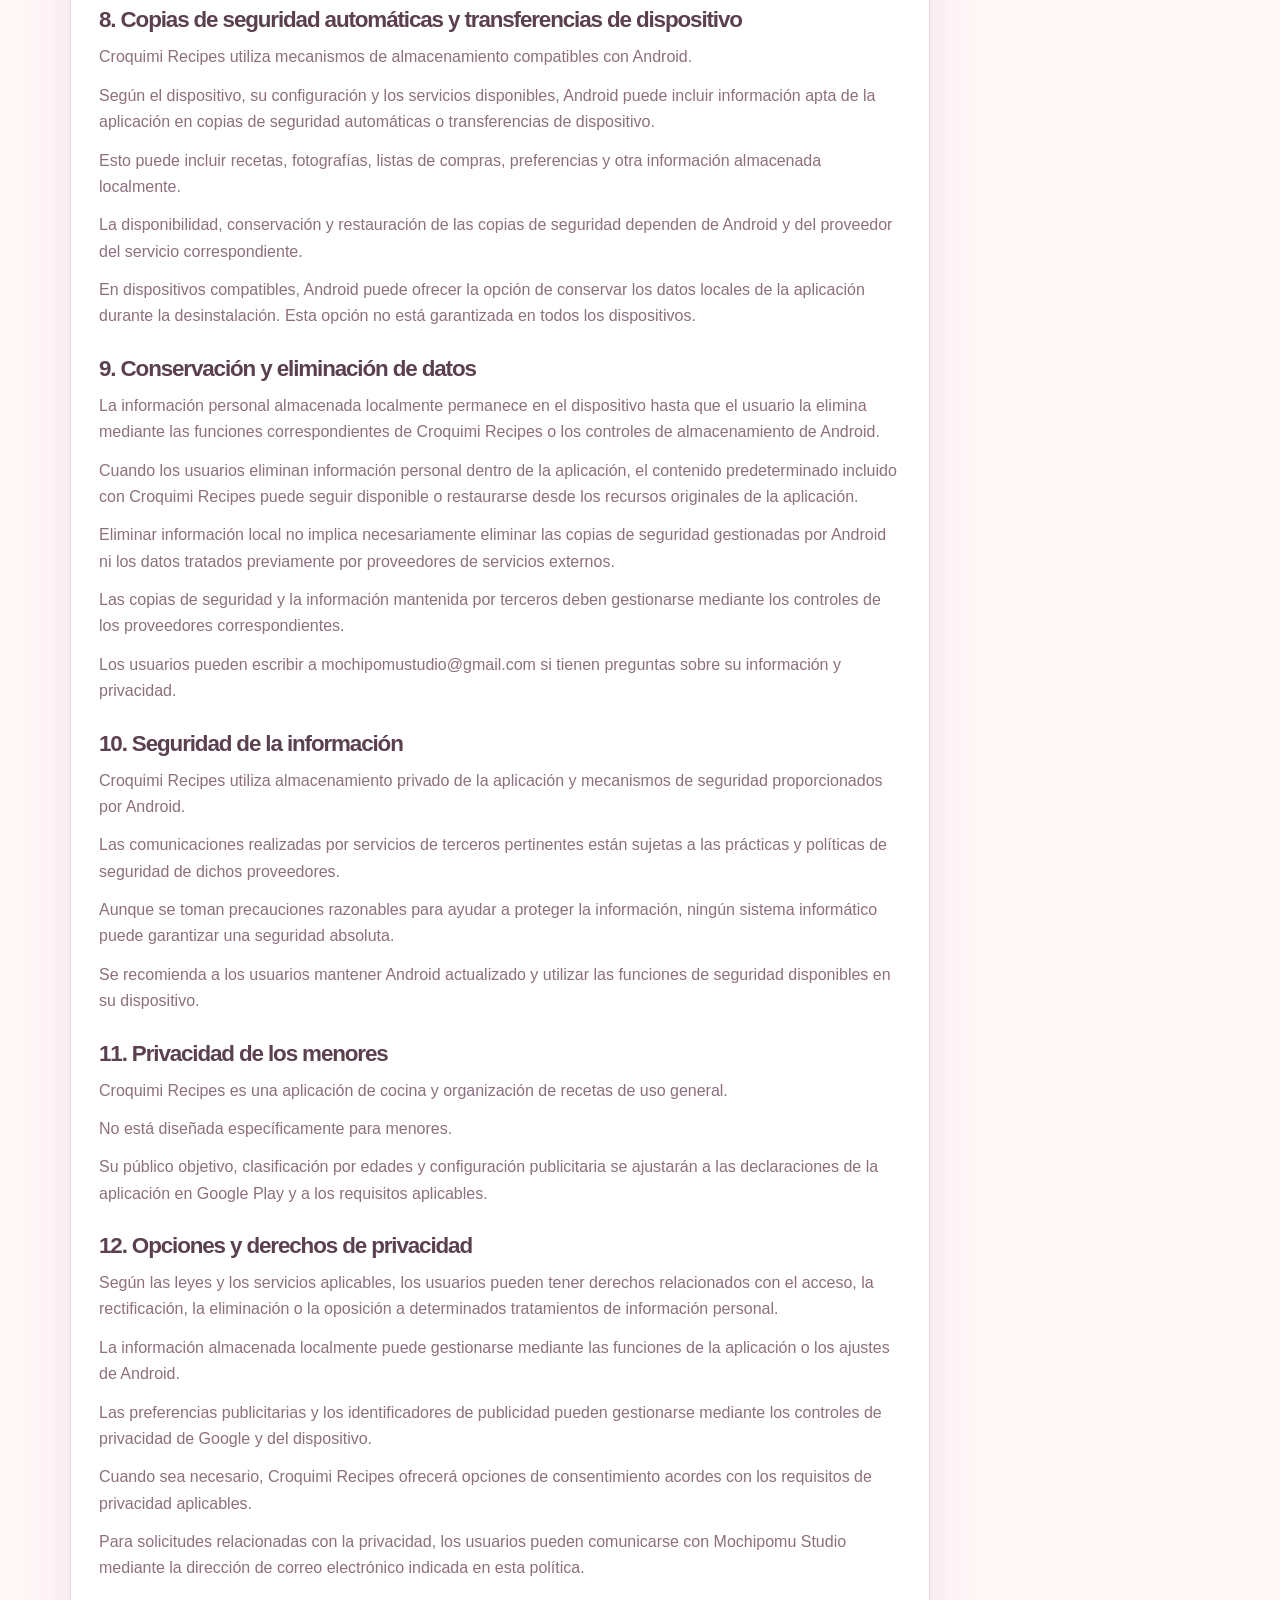
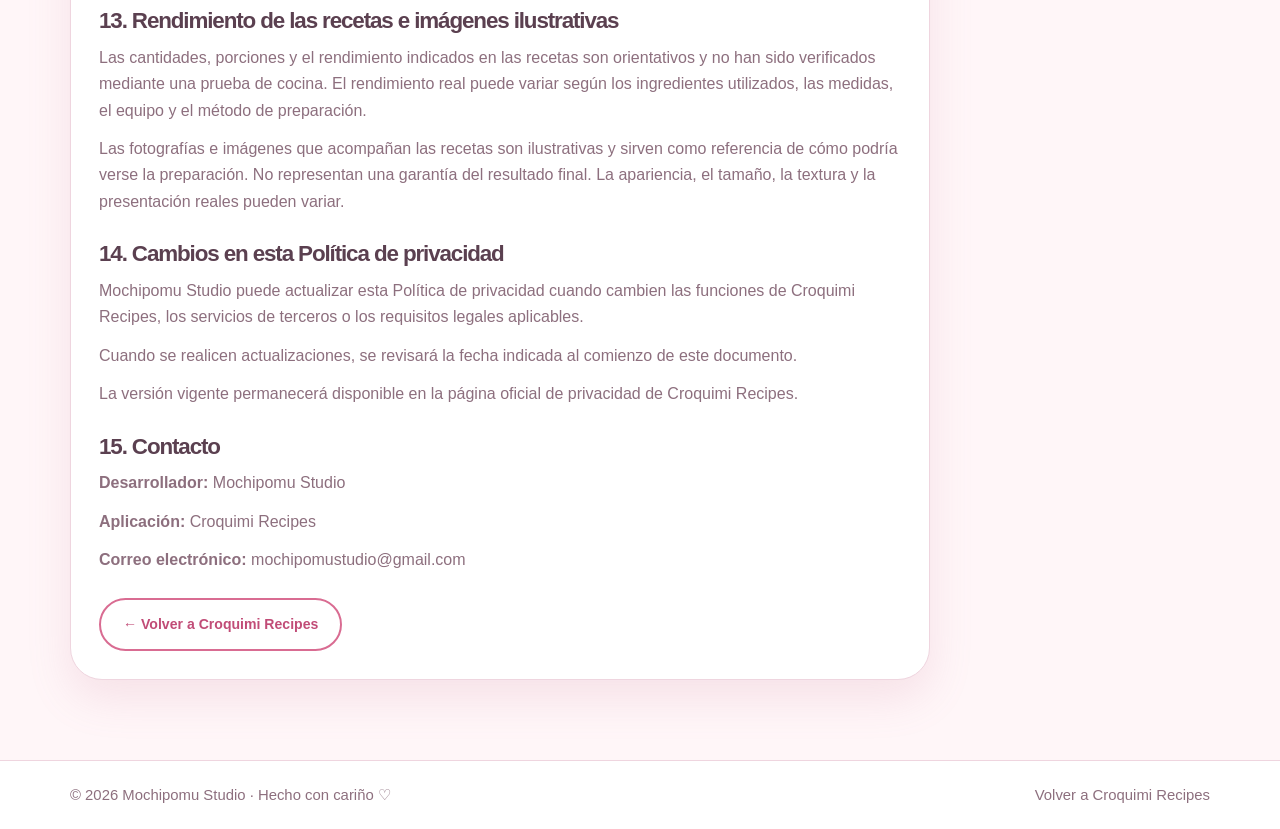
<file: apps/croquimi-recipes/privacy.html>
<!doctype html>
<html lang="es">
<head>
<meta charset="utf-8">
<meta name="viewport" content="width=device-width,initial-scale=1">
<meta name="theme-color" content="#d96c92">
<meta name="description" content="Aviso de privacidad de Croquimi Recipes.">
<title>Aviso de privacidad | Croquimi Recipes</title>
<link rel="icon" type="image/png" href="../../assets/croquimi-icon.png">
<link rel="stylesheet" href="../../site.css">
<script>document.documentElement.dataset.theme=localStorage.getItem('mochipomu-theme')||(matchMedia('(prefers-color-scheme: dark)').matches?'dark':'light')</script>
<script>if(new URLSearchParams(location.search).get('embed')==='1')document.documentElement.classList.add('privacy-embed')</script>
</head>
<body data-title-es="Aviso de privacidad | Croquimi Recipes" data-title-en="Privacy Policy | Croquimi Recipes">
<header class="header">
<nav class="container nav" data-aria-es="Navegación principal" data-aria-en="Main navigation" aria-label="Navegación principal">
<a class="brand" href="index.html" data-local="index.html"><img src="../../assets/croquimi-icon.png" alt="Mochipomu Studio"><span>Croquimi Recipes</span></a>
<div class="utilities">
<button class="pill" id="theme" type="button" aria-label="Activar modo oscuro">☾</button>
<button class="pill" id="lang" type="button" aria-label="Switch to English">EN</button>
</div>
</nav>
</header>
<main class="container detail-page policy">

<article class="panel policy-copy" lang="es" data-policy="es"><h1>Política de privacidad</h1>
<p><strong>Croquimi Recipes — Mochipomu Studio</strong></p>
<p><strong>Última actualización: 20 de noviembre de 2026</strong></p>
<h2>1. Introducción</h2>
<p>Croquimi Recipes es una aplicación de cocina, gestión de recetas y organización de la cocina desarrollada por Mochipomu Studio.</p>
<p>Esta Política de privacidad explica cómo se recopila, utiliza, almacena, comparte y protege la información al usar Croquimi Recipes, incluidas sus versiones Gratuita y Premium.</p>
<p>Esta política proporciona información sobre nuestras prácticas de tratamiento de datos y las opciones de privacidad disponibles para los usuarios.</p>
<p>Para consultas relacionadas con la privacidad, puede ponerse en contacto con nosotros:</p>
<p><strong>Correo electrónico:</strong> <a href="mailto:mochipomustudio@gmail.com">mochipomustudio@gmail.com</a></p>
<h2>2. Información almacenada en Croquimi Recipes</h2>
<p>Croquimi Recipes permite a los usuarios crear, organizar y guardar:</p>
<ul>
<li>Recetas personales, ingredientes e instrucciones de cocina.</li>
<li>Fotografías adjuntas a las recetas.</li>
<li>Listas de compras y productos.</li>
<li>Información del inventario de la despensa.</li>
<li>Colecciones de recetas y favoritos.</li>
<li>Planes de comidas.</li>
<li>Entradas del diario de cocina.</li>
<li>Preferencias de idioma, apariencia y aplicación.</li>
</ul>
<p>Esta información se almacena principalmente de forma local en el dispositivo del usuario mediante el almacenamiento de aplicaciones de Android.</p>
<p>Croquimi Recipes no requiere una cuenta de Mochipomu Studio.</p>
<p>La información personal de cocina no se carga automáticamente a los servidores de Mochipomu Studio.</p>
<h2>3. Cámara y fotografías</h2>
<p>Croquimi Recipes permite adjuntar fotografías a las recetas mediante la cámara del dispositivo o el selector de fotografías de Android.</p>
<p>El acceso a la cámara se solicita cuando el usuario decide utilizar la función correspondiente.</p>
<p>Las fotografías seleccionadas se utilizan para las funciones relacionadas con las recetas y se almacenan en el espacio privado de la aplicación.</p>
<p>Croquimi Recipes no utiliza las fotografías de recetas personales con fines publicitarios ni las carga automáticamente a los servidores de Mochipomu Studio.</p>
<p>La aplicación no incluye reconocimiento óptico de caracteres (OCR) ni importación automática de recetas mediante texto pegado.</p>
<h2>4. Publicidad mediante Google AdMob</h2>
<p>La versión Gratuita de Croquimi Recipes utiliza Google AdMob para mostrar anuncios.</p>
<p>Google y sus servicios publicitarios pueden recopilar o tratar determinada información para ofrecer anuncios, medir su rendimiento, mejorar sus servicios y prevenir actividades fraudulentas.</p>
<p>Esta información puede incluir:</p>
<ul>
<li>Direcciones IP, que pueden utilizarse para estimar una ubicación geográfica aproximada.</li>
<li>Identificadores publicitarios y otros identificadores del dispositivo.</li>
<li>Interacciones con anuncios y determinados eventos de uso.</li>
<li>Información sobre rendimiento de la aplicación y diagnósticos.</li>
</ul>
<p>El tratamiento específico de esta información depende de la configuración de Google AdMob, del dispositivo y de los ajustes de privacidad aplicables.</p>
<p>Los anuncios pueden ser personalizados o no personalizados según la región del usuario, sus ajustes de privacidad y sus decisiones de consentimiento.</p>
<p>Para obtener información adicional, consulte:</p>
<p><strong>Política de privacidad de Google:</strong> <a href="https://policies.google.com/privacy">https://policies.google.com/privacy</a></p>
<p><strong>Información sobre publicidad de Google:</strong> <a href="https://policies.google.com/technologies/ads">https://policies.google.com/technologies/ads</a></p>
<h2>5. Croquimi Recipes Premium y compras</h2>
<p>Croquimi Recipes ofrece funciones Premium mediante una compra única procesada a través de Google Play Billing.</p>
<p>Premium brinda acceso a funciones adicionales de la aplicación y elimina la publicidad mostrada dentro de Croquimi Recipes.</p>
<p>Google Play procesa los pagos conforme a sus condiciones y políticas de privacidad aplicables.</p>
<p>Croquimi Recipes utiliza la información del estado de compra necesaria para determinar si debe activar o restaurar el acceso Premium.</p>
<p>Mochipomu Studio no recibe directamente los datos completos de las tarjetas de pago.</p>
<p>El acceso Premium depende de que la compra siga siendo válida y sea reconocida por Google Play.</p>
<p>La eliminación de anuncios no necesariamente borra la información tratada previamente por los servicios publicitarios. Los datos recopilados anteriormente son gestionados por los proveedores correspondientes conforme a sus políticas de privacidad.</p>
<h2>6. Notificaciones, alarmas y recordatorios</h2>
<p>Croquimi Recipes ofrece temporizadores de cocina, alarmas y recordatorios opcionales.</p>
<p>Según las funciones disponibles y las preferencias del usuario, las notificaciones pueden estar relacionadas con:</p>
<ul>
<li>Temporizadores de cocina.</li>
<li>Fechas de caducidad de ingredientes.</li>
<li>Existencias bajas en la despensa.</li>
<li>Recordatorios programados.</li>
</ul>
<p>Estas funciones pueden requerir permisos de notificación de Android.</p>
<p>Los usuarios pueden gestionar los permisos de notificación mediante los ajustes del dispositivo y las opciones disponibles en Croquimi Recipes.</p>
<h2>7. Servicios de terceros</h2>
<p>Croquimi Recipes utiliza o integra servicios de terceros para determinadas funciones.</p>
<p><strong>Google AdMob:</strong> publicación y gestión de anuncios en la versión Gratuita.</p>
<p><strong>Google Play Billing:</strong> procesamiento y gestión de compras dentro de la aplicación.</p>
<p><strong>Servicios de Android:</strong> acceso a la cámara, selección de fotografías, notificaciones, almacenamiento, copias de seguridad automáticas y transferencias de dispositivo.</p>
<p>Estos proveedores pueden tratar información conforme a sus propias políticas de privacidad y a los ajustes del usuario.</p>
<p>Mochipomu Studio no vende directamente las recetas personales, fotografías ni listas de compras de los usuarios.</p>
<h2>8. Copias de seguridad automáticas y transferencias de dispositivo</h2>
<p>Croquimi Recipes utiliza mecanismos de almacenamiento compatibles con Android.</p>
<p>Según el dispositivo, su configuración y los servicios disponibles, Android puede incluir información apta de la aplicación en copias de seguridad automáticas o transferencias de dispositivo.</p>
<p>Esto puede incluir recetas, fotografías, listas de compras, preferencias y otra información almacenada localmente.</p>
<p>La disponibilidad, conservación y restauración de las copias de seguridad dependen de Android y del proveedor del servicio correspondiente.</p>
<p>En dispositivos compatibles, Android puede ofrecer la opción de conservar los datos locales de la aplicación durante la desinstalación. Esta opción no está garantizada en todos los dispositivos.</p>
<h2>9. Conservación y eliminación de datos</h2>
<p>La información personal almacenada localmente permanece en el dispositivo hasta que el usuario la elimina mediante las funciones correspondientes de Croquimi Recipes o los controles de almacenamiento de Android.</p>
<p>Cuando los usuarios eliminan información personal dentro de la aplicación, el contenido predeterminado incluido con Croquimi Recipes puede seguir disponible o restaurarse desde los recursos originales de la aplicación.</p>
<p>Eliminar información local no implica necesariamente eliminar las copias de seguridad gestionadas por Android ni los datos tratados previamente por proveedores de servicios externos.</p>
<p>Las copias de seguridad y la información mantenida por terceros deben gestionarse mediante los controles de los proveedores correspondientes.</p>
<p>Los usuarios pueden escribir a <a href="mailto:mochipomustudio@gmail.com">mochipomustudio@gmail.com</a> si tienen preguntas sobre su información y privacidad.</p>
<h2>10. Seguridad de la información</h2>
<p>Croquimi Recipes utiliza almacenamiento privado de la aplicación y mecanismos de seguridad proporcionados por Android.</p>
<p>Las comunicaciones realizadas por servicios de terceros pertinentes están sujetas a las prácticas y políticas de seguridad de dichos proveedores.</p>
<p>Aunque se toman precauciones razonables para ayudar a proteger la información, ningún sistema informático puede garantizar una seguridad absoluta.</p>
<p>Se recomienda a los usuarios mantener Android actualizado y utilizar las funciones de seguridad disponibles en su dispositivo.</p>
<h2>11. Privacidad de los menores</h2>
<p>Croquimi Recipes es una aplicación de cocina y organización de recetas de uso general.</p>
<p>No está diseñada específicamente para menores.</p>
<p>Su público objetivo, clasificación por edades y configuración publicitaria se ajustarán a las declaraciones de la aplicación en Google Play y a los requisitos aplicables.</p>
<h2>12. Opciones y derechos de privacidad</h2>
<p>Según las leyes y los servicios aplicables, los usuarios pueden tener derechos relacionados con el acceso, la rectificación, la eliminación o la oposición a determinados tratamientos de información personal.</p>
<p>La información almacenada localmente puede gestionarse mediante las funciones de la aplicación o los ajustes de Android.</p>
<p>Las preferencias publicitarias y los identificadores de publicidad pueden gestionarse mediante los controles de privacidad de Google y del dispositivo.</p>
<p>Cuando sea necesario, Croquimi Recipes ofrecerá opciones de consentimiento acordes con los requisitos de privacidad aplicables.</p>
<p>Para solicitudes relacionadas con la privacidad, los usuarios pueden comunicarse con Mochipomu Studio mediante la dirección de correo electrónico indicada en esta política.</p>
<h2>13. Rendimiento de las recetas e imágenes ilustrativas</h2>
<p>Las cantidades, porciones y el rendimiento indicados en las recetas son orientativos y no han sido verificados mediante una prueba de cocina. El rendimiento real puede variar según los ingredientes utilizados, las medidas, el equipo y el método de preparación.</p>
<p>Las fotografías e imágenes que acompañan las recetas son ilustrativas y sirven como referencia de cómo podría verse la preparación. No representan una garantía del resultado final. La apariencia, el tamaño, la textura y la presentación reales pueden variar.</p>
<h2>14. Cambios en esta Política de privacidad</h2>
<p>Mochipomu Studio puede actualizar esta Política de privacidad cuando cambien las funciones de Croquimi Recipes, los servicios de terceros o los requisitos legales aplicables.</p>
<p>Cuando se realicen actualizaciones, se revisará la fecha indicada al comienzo de este documento.</p>
<p>La versión vigente permanecerá disponible en la página oficial de privacidad de Croquimi Recipes.</p>
<h2>15. Contacto</h2>
<p><strong>Desarrollador:</strong> Mochipomu Studio</p>
<p><strong>Aplicación:</strong> Croquimi Recipes</p>
<p><strong>Correo electrónico:</strong> <a href="mailto:mochipomustudio@gmail.com">mochipomustudio@gmail.com</a></p>
<div class="actions"><a class="btn secondary" href="index.html" data-local="index.html">← Volver a Croquimi Recipes</a></div></article>
<article class="panel policy-copy" lang="en" data-policy="en" hidden><h1>Privacy Policy</h1>
<p><strong>Croquimi Recipes — Mochipomu Studio</strong></p>
<p><strong>Last updated: November 20, 2026</strong></p>
<h2>1. Introduction</h2>
<p>Croquimi Recipes is a cooking, recipe management, and kitchen organization application developed by Mochipomu Studio.</p>
<p>This Privacy Policy explains how information is collected, used, stored, shared, and protected when using Croquimi Recipes, including its Free and Premium versions.</p>
<p>This policy provides information about our data practices and the privacy options available to users.</p>
<p>For privacy-related inquiries, please contact:</p>
<p><strong>Email:</strong> <a href="mailto:mochipomustudio@gmail.com">mochipomustudio@gmail.com</a></p>
<h2>2. Information Stored in Croquimi Recipes</h2>
<p>Croquimi Recipes allows users to create, organize, and store:</p>
<ul>
<li>Personal recipes, ingredients, and cooking instructions.</li>
<li>Photographs attached to recipes.</li>
<li>Shopping lists and products.</li>
<li>Pantry inventory information.</li>
<li>Recipe collections and favorites.</li>
<li>Meal plans.</li>
<li>Cooking journal entries.</li>
<li>Language, appearance, and application preferences.</li>
</ul>
<p>This information is primarily stored locally on the user's device using Android application storage.</p>
<p>Croquimi Recipes does not require a Mochipomu Studio account.</p>
<p>Personal cooking information is not automatically uploaded to Mochipomu Studio servers.</p>
<h2>3. Camera and Photos</h2>
<p>Croquimi Recipes allows users to attach photographs to recipes using the device camera or Android's photo picker.</p>
<p>Camera access is requested when users choose to use the corresponding feature.</p>
<p>Selected photographs are used for recipe-related functionality and stored in the application's private storage.</p>
<p>Croquimi Recipes does not use personal recipe photographs for advertising or automatically upload them to Mochipomu Studio servers.</p>
<p>The application does not include optical character recognition (OCR) or automatic recipe importing through pasted text.</p>
<h2>4. Advertising Through Google AdMob</h2>
<p>The Free version of Croquimi Recipes uses Google AdMob to display advertisements.</p>
<p>Google and its advertising services may collect or process certain information to provide advertisements, measure performance, improve services, and prevent fraudulent activity.</p>
<p>This information may include:</p>
<ul>
<li>IP addresses, which may be used to estimate approximate geographic location.</li>
<li>Advertising identifiers and other device identifiers.</li>
<li>Advertising interactions and certain usage events.</li>
<li>Application performance and diagnostic information.</li>
</ul>
<p>The specific processing of this information depends on Google AdMob's configuration, the device, and applicable privacy settings.</p>
<p>Advertisements may be personalized or non-personalized depending on the user's region, privacy settings, and consent choices.</p>
<p>For additional information, please review:</p>
<p><strong>Google Privacy Policy:</strong> <a href="https://policies.google.com/privacy">https://policies.google.com/privacy</a></p>
<p><strong>Google Advertising Information:</strong> <a href="https://policies.google.com/technologies/ads">https://policies.google.com/technologies/ads</a></p>
<h2>5. Croquimi Recipes Premium and Purchases</h2>
<p>Croquimi Recipes offers Premium functionality through a one-time purchase processed using Google Play Billing.</p>
<p>Premium provides access to additional application features and removes advertising displayed within Croquimi Recipes.</p>
<p>Payments are processed by Google Play according to its applicable terms and privacy policies.</p>
<p>Croquimi Recipes uses the purchase status information necessary to determine whether Premium access should be activated or restored.</p>
<p>Mochipomu Studio does not directly receive complete payment card details.</p>
<p>Premium access depends on the purchase remaining valid and recognized by Google Play.</p>
<p>Removing advertisements does not necessarily erase information previously processed by advertising services. Previously collected data is managed by the relevant service providers under their privacy policies.</p>
<h2>6. Notifications, Alarms, and Reminders</h2>
<p>Croquimi Recipes provides optional cooking timers, alarms, and kitchen reminders.</p>
<p>Depending on available features and user preferences, notifications may relate to:</p>
<ul>
<li>Cooking timers.</li>
<li>Ingredient expiration dates.</li>
<li>Low pantry stock.</li>
<li>Scheduled reminders.</li>
</ul>
<p>These functions may require Android notification permissions.</p>
<p>Users can manage notification permissions through device settings and the options available within Croquimi Recipes.</p>
<h2>7. Third-Party Services</h2>
<p>Croquimi Recipes uses or integrates with third-party services for certain features.</p>
<p><strong>Google AdMob:</strong> advertising delivery and management in the Free version.</p>
<p><strong>Google Play Billing:</strong> processing and management of in-app purchases.</p>
<p><strong>Android services:</strong> camera access, photo selection, notifications, storage, automatic backups, and device transfers.</p>
<p>These providers may process information according to their own privacy policies and the user's settings.</p>
<p>Mochipomu Studio does not directly sell users' personal recipes, photographs, or shopping lists.</p>
<h2>8. Automatic Backups and Device Transfers</h2>
<p>Croquimi Recipes uses storage mechanisms compatible with Android.</p>
<p>Depending on the device, its settings, and available services, Android may include eligible application information in automatic backups or device transfers.</p>
<p>This may include recipes, photographs, shopping lists, preferences, and other locally stored information.</p>
<p>Backup availability, retention, and restoration depend on Android and the relevant service provider.</p>
<p>On supported devices, Android may offer an option to retain local application data during uninstallation. This option is not guaranteed on every device.</p>
<h2>9. Data Retention and Deletion</h2>
<p>Locally stored personal information remains on the device until the user deletes it through the relevant Croquimi Recipes features or Android storage controls.</p>
<p>When users delete personal information within the application, default content included with Croquimi Recipes may remain available or be restored from the application's original resources.</p>
<p>Deleting local information does not necessarily delete Android-managed backups or data previously processed by external service providers.</p>
<p>Backups and information maintained by third parties must be managed using the relevant providers' controls.</p>
<p>Users may contact <a href="mailto:mochipomustudio@gmail.com">mochipomustudio@gmail.com</a> with questions about their information and privacy.</p>
<h2>10. Information Security</h2>
<p>Croquimi Recipes uses private application storage and security mechanisms provided by Android.</p>
<p>Communications performed by relevant third-party services are subject to those providers' security practices and policies.</p>
<p>Although reasonable precautions are taken to help protect information, no computer system can guarantee absolute security.</p>
<p>Users are encouraged to keep Android updated and use available device security features.</p>
<h2>11. Children's Privacy</h2>
<p>Croquimi Recipes is a general-purpose cooking and recipe organization application.</p>
<p>It is not specifically designed for children.</p>
<p>Its intended audience, age classification, and advertising configuration will follow the application's Google Play declarations and applicable requirements.</p>
<h2>12. Privacy Choices and Rights</h2>
<p>Depending on applicable laws and services, users may have rights relating to accessing, correcting, deleting, or objecting to certain processing of personal information.</p>
<p>Locally stored information can be managed through application features or Android settings.</p>
<p>Advertising preferences and advertising identifiers can be managed through Google and device privacy controls.</p>
<p>Where required, Croquimi Recipes will provide consent options consistent with applicable privacy requirements.</p>
<p>For privacy-related requests, users may contact Mochipomu Studio using the email address provided in this policy.</p>
<h2>13. Recipe Yields and Illustrative Images</h2>
<p>The quantities, serving sizes, and yields stated in the recipes are estimates and have not been verified through a cooking test. Actual yields may vary depending on the ingredients used, measurements, equipment, and preparation method.</p>
<p>Recipe photographs and images are illustrative and serve as references for how a dish might look. They do not guarantee the final result. Actual appearance, size, texture, and presentation may vary.</p>
<h2>14. Changes to This Privacy Policy</h2>
<p>Mochipomu Studio may update this Privacy Policy when Croquimi Recipes features, third-party services, or applicable legal requirements change.</p>
<p>When updates are made, the date at the beginning of this document will be revised.</p>
<p>The current version will remain available on the official Croquimi Recipes privacy page.</p>
<h2>15. Contact</h2>
<p><strong>Developer:</strong> Mochipomu Studio</p>
<p><strong>Application:</strong> Croquimi Recipes</p>
<p><strong>Email:</strong> <a href="mailto:mochipomustudio@gmail.com">mochipomustudio@gmail.com</a></p>
<div class="actions"><a class="btn secondary" href="index.html" data-local="index.html">← Back to Croquimi Recipes</a></div></article>
</main>
<footer class="footer">
<div class="container footer-inner">
<span>© <span data-year></span> Mochipomu Studio · <span data-es="Hecho con cariño ♡" data-en="Made with love ♡">Hecho con cariño ♡</span></span>
<a href="index.html" data-local="index.html" data-es="Volver a Croquimi Recipes" data-en="Back to Croquimi Recipes">Volver a Croquimi Recipes</a>
</div>
</footer>
<script src="../../site.js"></script>
</body>
</html>
</file>
<file: site.css>
:root{
color-scheme:light;
--bg:#fff6f8;
--bg-soft:#ffeef3;
--surface:#ffffff;
--surface-2:#fff7f9;
--surface-3:#f9dce6;
--text:#5b4050;
--muted:#8d6f7e;
--pink:#d96c92;
--pink-strong:#c14c77;
--pink-deep:#7f405f;
--green:#9cbc8a;
--line:#efd5df;
--shadow:0 18px 44px rgba(196,119,149,.16);
--hero:linear-gradient(135deg,#ffd4df 0%,#ffeef4 50%,#f7fff1 100%);
--image-pink:#f59baa;
--image-pink-deep:#ee8f9f;
--image-shell:#f4a1ae;
--dark-panel:#322538;
}
html[data-theme="dark"]{
color-scheme:dark;
--bg:#1f1724;
--bg-soft:#241a2a;
--surface:#2e2233;
--surface-2:#35273b;
--surface-3:#473349;
--text:#fff0f6;
--muted:#d7bac8;
--pink:#ffb0cf;
--pink-strong:#ffc3d8;
--pink-deep:#ffd7e7;
--green:#d3e3ab;
--line:#5f4659;
--shadow:0 22px 46px rgba(0,0,0,.24);
--hero:linear-gradient(135deg,#2a1f31 0%,#2e2236 58%,#30243a 100%);
--image-pink:#f59baa;
--image-pink-deep:#ee8f9f;
--image-shell:#48334d;
--dark-panel:#2f2335;
}
*{box-sizing:border-box}
html{scroll-behavior:smooth}
body{margin:0;background:var(--bg);color:var(--text);font:16px/1.65 "Trebuchet MS",Verdana,Arial,sans-serif;transition:background .2s,color .2s}
a{color:inherit;text-decoration:none}
img{display:block;max-width:100%}
button{font:inherit;cursor:pointer}
a:focus-visible,button:focus-visible{outline:3px solid var(--green);outline-offset:4px}
.container{width:min(1140px,calc(100% - 32px));margin:0 auto}
.header{position:sticky;top:0;z-index:40;background:rgba(255,255,255,.82);backdrop-filter:blur(16px);border-bottom:1px solid var(--line)}
html[data-theme="dark"] .header{background:rgba(31,23,36,.82)}
.nav{display:flex;align-items:center;justify-content:space-between;gap:16px;min-height:76px}
.brand{display:flex;align-items:center;gap:12px;font-weight:900;letter-spacing:-.3px}
.brand img{width:46px;height:46px;border-radius:14px;object-fit:cover;box-shadow:var(--shadow)}
.brand span{font-size:1rem}
.utilities{display:flex;align-items:center;gap:16px}
.footer a:hover{color:var(--pink-strong)}
.pill{border:1px solid var(--line);background:var(--surface);color:var(--text);min-width:48px;padding:9px 13px;border-radius:999px;font-weight:900}
.pill:hover{border-color:var(--pink)}
.hero-shell{background:var(--hero);border-bottom:1px solid var(--line)}
.hero{display:grid;grid-template-columns:1.02fr .98fr;gap:42px;align-items:center;padding:78px 0}
.eyebrow,.kicker,.overline{display:inline-flex;align-items:center;gap:8px;padding:7px 14px;border:1px solid var(--line);border-radius:999px;background:var(--surface);font-size:.72rem;font-weight:900;letter-spacing:.12em;text-transform:uppercase;color:var(--pink-strong)}
.hero h1{margin:18px 0 14px;font-size:clamp(2.8rem,5vw,4.7rem);line-height:1.03;letter-spacing:-.06em}
.hero h1 span{color:var(--pink-strong)}
.hero p,.section-heading p,.muted,.card-copy p,.detail-text p,.policy-copy p,.feature-card p,.feature-list li{color:var(--muted)}
.hero p{max-width:560px;font-size:1.05rem}
.actions{display:flex;gap:12px;flex-wrap:wrap;margin-top:24px}
.btn{display:inline-flex;align-items:center;justify-content:center;gap:8px;border-radius:999px;padding:13px 22px;font-size:.88rem;font-weight:900;border:2px solid var(--pink);transition:transform .2s ease,box-shadow .2s ease}
.btn:hover{transform:translateY(-2px);box-shadow:var(--shadow)}
.btn.primary{background:var(--pink-strong);border-color:var(--pink-strong);color:#fff}
.btn.secondary{background:var(--surface);color:var(--pink-strong)}
.hero-visual{display:flex;justify-content:center}
.hero-logo{width:min(100%,430px);aspect-ratio:1;object-fit:cover;border-radius:32px;border:8px solid var(--surface);box-shadow:var(--shadow);background:#fff}
section{padding:76px 0}
.section-heading{text-align:center;max-width:720px;margin:0 auto 34px}
.section-heading h2{margin:14px 0 10px;font-size:clamp(2rem,4vw,3rem);line-height:1.08;letter-spacing:-.05em}
.apps-section{background:var(--surface-2)}
.cards{display:grid;grid-template-columns:repeat(2,minmax(0,1fr));gap:24px}
.square-card{display:flex;flex-direction:column;gap:18px;padding:20px;border:1px solid var(--line);border-radius:32px;background:var(--surface);box-shadow:var(--shadow);min-height:100%}
.square-media{aspect-ratio:1;border-radius:26px;overflow:hidden;background:var(--image-shell);display:flex;align-items:center;justify-content:center;padding:12px}
.square-media img{width:100%;height:100%;object-fit:cover;border-radius:22px;background:var(--image-pink)}
.tile-link:hover{transform:translateY(-2px)}
.card-copy{display:flex;flex-direction:column;gap:12px;flex:1}
.card-copy h3{margin:0;font-size:2rem;line-height:1.04;letter-spacing:-.06em}
.card-copy p{margin:0;font-size:1rem}
.card-copy .overline{padding:0;border:none;background:none;border-radius:0;color:var(--green);letter-spacing:.18em}
.card-link{margin-top:auto;color:var(--pink-strong);font-weight:900;font-size:1rem}
.card-link:hover{color:var(--pink)}
.placeholder-box{display:grid;place-items:center;aspect-ratio:1;border-radius:26px;background:linear-gradient(135deg,#fff3f6,#f5ffe8);color:var(--pink);font-size:2.3rem;font-weight:900}
.character-card .square-media{background:var(--image-shell)}
.character-card h3{font-size:1.55rem}
.badge{display:inline-flex;align-items:center;align-self:flex-start;padding:8px 14px;border-radius:999px;background:var(--surface-3);color:var(--pink-deep);font-size:.78rem;font-weight:900}
.footer{border-top:1px solid var(--line);background:var(--surface)}
.footer-inner{display:flex;align-items:center;justify-content:space-between;gap:16px;padding:22px 0;color:var(--muted);font-size:.93rem}
.detail-page{padding:28px 0 80px}
.crumb{margin-bottom:18px;color:var(--muted);font-size:.92rem}
.crumb a:hover{color:var(--pink-strong)}
.detail-hero{display:grid;grid-template-columns:minmax(0,430px) minmax(0,1fr);gap:28px;align-items:center;padding:24px;border:1px solid var(--line);border-radius:34px;background:var(--surface);box-shadow:var(--shadow)}
.detail-media{aspect-ratio:1;border-radius:28px;background:var(--image-shell);padding:14px}
.detail-media img{width:100%;height:100%;object-fit:cover;border-radius:24px;background:var(--image-pink)}
.detail-text h1{margin:14px 0 12px;font-size:clamp(2.3rem,4vw,3.4rem);line-height:1.02;letter-spacing:-.06em}
.detail-text .lead{margin:0 0 18px;font-size:1.06rem;color:var(--muted)}
.content-stack{display:grid;gap:26px;margin-top:30px}
.panel{padding:28px;border:1px solid var(--line);border-radius:32px;background:var(--surface);box-shadow:var(--shadow)}
.panel h2{margin:0 0 16px;font-size:clamp(1.7rem,3vw,2.35rem);line-height:1.1;letter-spacing:-.05em}
.panel h3{margin:0 0 10px;font-size:1.25rem;line-height:1.2}
 .premium-intro{position:relative;overflow:hidden;padding:clamp(28px,5vw,54px);background:radial-gradient(circle at 94% 4%,var(--surface-3),transparent 37%),var(--surface);border-color:var(--line)}
.premium-intro:after{content:"♡";position:absolute;right:26px;top:36px;font-size:clamp(6rem,17vw,12rem);line-height:1;color:var(--pink);opacity:.07;pointer-events:none}
.premium-heading{display:flex;align-items:center;justify-content:space-between;gap:12px;position:relative;z-index:1}
.premium-kicker{font-size:.78rem;font-weight:900;letter-spacing:.14em;color:var(--pink-strong)}
.premium-heart{font-size:2rem;color:var(--pink-strong)}
.premium-intro h2{max-width:770px;font-size:clamp(2.25rem,4.7vw,4.2rem);line-height:1.08;letter-spacing:-.06em;margin:12px 0 20px;position:relative;z-index:1}
.premium-intro h2 em{color:var(--pink-strong);font-style:normal}
.premium-intro p{max-width:870px;margin:0 0 14px;font-size:1.02rem;line-height:1.85;position:relative;z-index:1}
.premium-facts{display:flex;flex-wrap:wrap;gap:10px;margin:0 0 24px;position:relative;z-index:1}
.premium-facts span{display:inline-flex;padding:9px 14px;background:var(--surface-2);border:1px solid var(--line);border-radius:999px;font-size:.83rem;font-weight:900;color:var(--pink-deep)}
.policy-copy p{margin:0 0 14px}
.feature-grid{display:grid;grid-template-columns:repeat(2,minmax(0,1fr));gap:18px}
.feature-grid[hidden]{display:none!important}
.feature-card{padding:clamp(22px,3vw,30px);border-radius:28px;background:var(--surface);border:1px solid var(--line);box-shadow:var(--shadow);display:flex;flex-direction:column;gap:14px;transition:transform .18s ease,border-color .18s ease}
.feature-card:hover{transform:translateY(-3px);border-color:var(--pink)}
.feature-card h3{display:flex;align-items:center;gap:14px;margin:0;font-size:1.18rem;line-height:1.28;letter-spacing:-.025em}
.feature-icon-shell{display:grid;place-items:center;flex:none;width:54px;height:54px;border:1px solid var(--line);border-radius:17px;background:var(--surface-3);color:var(--pink-strong)}
.feature-icon{width:27px;height:27px}
.feature-card p{margin:0;color:var(--muted);font-size:.96rem}
.feature-card p strong{color:var(--text)}
.feature-list{margin:0;padding-left:20px;display:grid;gap:9px}
.feature-list li{padding-left:2px;color:var(--muted);line-height:1.55;font-size:.93rem}
.feature-list li::marker{color:var(--pink-strong)}

.privacy-dialog{border:1px solid var(--line);border-radius:30px;background:var(--surface);color:var(--text);padding:0;width:min(890px,calc(100vw - 28px));max-height:min(92dvh,990px);box-shadow:0 35px 100px #110a17a8;overflow:hidden}
.privacy-dialog[open]{display:flex;flex-direction:column}
.privacy-dialog::backdrop{background:rgba(18,9,24,.75);backdrop-filter:blur(5px)}
.privacy-dialog-header{display:flex;align-items:start;justify-content:space-between;gap:12px;padding:22px 26px 15px;background:var(--surface);border-bottom:1px solid var(--line)}
.privacy-dialog-kicker{font-size:.7rem;letter-spacing:.14em;font-weight:900;color:var(--pink-strong)}
.privacy-dialog-header h2{font-size:clamp(1.35rem,3vw,1.8rem);line-height:1.1;margin:6px 0}
.privacy-dialog-header p{margin:0;color:var(--muted);font-size:.85rem}
.privacy-dialog-close{width:42px;height:42px;border:1px solid var(--line);background:var(--surface-2);color:var(--text);border-radius:50%;font-size:1.7rem;line-height:1;flex:none}
.privacy-dialog iframe{border:0;width:100%;height:min(65dvh,670px);min-height:240px;display:block;background:var(--surface)}
.privacy-dialog-footer{display:flex;align-items:center;justify-content:space-between;gap:12px;padding:14px 26px;border-top:1px solid var(--line);background:var(--surface)}
.privacy-embed .header,.privacy-embed .footer,.privacy-embed .crumb,.privacy-embed .policy .actions{display:none!important}
.privacy-embed .detail-page{padding:18px 0 32px}
.privacy-embed .container{width:min(100% - 32px,880px)}
.privacy-embed .policy-copy{border:0;padding:12px;box-shadow:none;max-width:100%;border-radius:0}
.privacy-embed body{background:var(--surface)}
.textlink{color:var(--pink-strong);font-weight:900}
.policy article,.policy .policy-copy{max-width:860px}
.policy h1{margin:12px 0 10px;font-size:clamp(2.2rem,4vw,3.2rem);line-height:1.04;letter-spacing:-.05em}
.policy .lead{margin:0 0 6px;color:var(--muted)}
.policy h2{margin:26px 0 10px;font-size:1.4rem;line-height:1.2}
.policy p{margin:0 0 12px}
.policy ul{margin:0;padding-left:20px}
.policy ul li+li{margin-top:8px}
.lang-block[hidden],.policy-content[hidden]{display:none !important}
@media (max-width:960px){
.hero,.detail-hero{grid-template-columns:1fr}
.hero-visual{order:-1}
.cards,.feature-grid{grid-template-columns:1fr}
}
@media (max-width:700px){
.container{width:min(100% - 24px,1100px)}
.nav{flex-wrap:wrap;padding:12px 0}
.brand span{font-size:.96rem}
.hero{padding:52px 0}
.hero-logo{width:min(100%,330px)}
.card-copy h3{font-size:1.72rem}
.footer-inner{flex-direction:column;align-items:flex-start}
.detail-page{padding:18px 0 60px}
.panel,.square-card,.detail-hero{padding:20px}
.privacy-dialog-header{padding:16px 18px 12px}
.privacy-dialog-footer{padding:12px 18px}
.privacy-dialog-footer .btn{padding:9px 14px}
.privacy-dialog iframe{height:65dvh}
.feature-card{padding:20px}
.feature-card h3{font-size:1.08rem}
}


.detail-heart{display:block;width:max-content;color:var(--pink-strong);font-size:clamp(2.5rem,5vw,3.7rem);line-height:1;margin:12px 0 5px}
.detail-text h1{overflow-wrap:break-word;text-wrap:balance}
.premium-heading{justify-content:flex-start;flex-direction:column;align-items:flex-start;gap:4px}
.premium-heart{display:block;line-height:1.1;font-size:2.8rem}
.feature-grid .feature-card{position:relative;overflow:hidden;isolation:isolate;background:var(--feature-bg);border-color:var(--feature-border);border-top:4px solid var(--feature-accent);box-shadow:0 12px 34px rgba(76,42,64,.09);gap:16px}
.feature-grid .feature-card::before{content:"";position:absolute;z-index:-1;right:-55px;top:-80px;width:220px;height:220px;border-radius:50%;background:var(--feature-glow);opacity:.8;pointer-events:none}
.feature-grid .feature-card:nth-child(8n+1){--feature-bg:#fff0f5;--feature-border:#f0c8d8;--feature-accent:#d96b96;--feature-glow:#ffd4e4;--feature-icon:#ae3d69}
.feature-grid .feature-card:nth-child(8n+2){--feature-bg:#f4efff;--feature-border:#dbd0f0;--feature-accent:#a587d2;--feature-glow:#e5d8ff;--feature-icon:#8062ad}
.feature-grid .feature-card:nth-child(8n+3){--feature-bg:#eff6e8;--feature-border:#d0e3c2;--feature-accent:#88ae75;--feature-glow:#dff0d3;--feature-icon:#57854f}
.feature-grid .feature-card:nth-child(8n+4){--feature-bg:#fff2e9;--feature-border:#f1d8c6;--feature-accent:#db9977;--feature-glow:#ffe3cf;--feature-icon:#ba6b48}
.feature-grid .feature-card:nth-child(8n+5){--feature-bg:#f9ecfa;--feature-border:#e7d1e9;--feature-accent:#bf89c6;--feature-glow:#f0d8f3;--feature-icon:#935ba3}
.feature-grid .feature-card:nth-child(8n+6){--feature-bg:#edf5ff;--feature-border:#cfdff1;--feature-accent:#8caed4;--feature-glow:#dbeaff;--feature-icon:#597fae}
.feature-grid .feature-card:nth-child(8n+7){--feature-bg:#fff0f0;--feature-border:#f2d3d7;--feature-accent:#d68b9a;--feature-glow:#ffdde4;--feature-icon:#b36478}
.feature-grid .feature-card:nth-child(8n+8){--feature-bg:#f4f5eb;--feature-border:#dde3c9;--feature-accent:#a1af78;--feature-glow:#e9edd5;--feature-icon:#79874e}
.feature-grid .feature-card h3{display:flex;align-items:flex-start;gap:14px;font-size:clamp(1.12rem,1.65vw,1.34rem);line-height:1.36;color:var(--text)}
.feature-grid .feature-card p{line-height:1.7}
.feature-grid .feature-card .feature-list{gap:12px;padding-left:20px}
.feature-grid .feature-card .feature-list li{line-height:1.6}
.feature-grid .feature-icon-shell{background:var(--feature-glow);color:var(--feature-icon);border-color:var(--feature-border);border-radius:18px;width:58px;height:58px;box-shadow:0 6px 16px rgba(0,0,0,.04)}
.feature-grid .feature-card:hover{transform:translateY(-5px);border-color:var(--feature-accent);box-shadow:0 18px 40px rgba(56,23,50,.14)}
html[data-theme="dark"] .feature-grid .feature-card:nth-child(8n+1){--feature-bg:#452a3d;--feature-border:#65445a;--feature-accent:#ffabd0;--feature-glow:#614058;--feature-icon:#ffcee3}
html[data-theme="dark"] .feature-grid .feature-card:nth-child(8n+2){--feature-bg:#38314d;--feature-border:#584a70;--feature-accent:#c9b3f2;--feature-glow:#4c4268;--feature-icon:#e7d7ff}
html[data-theme="dark"] .feature-grid .feature-card:nth-child(8n+3){--feature-bg:#2d4038;--feature-border:#486354;--feature-accent:#b8d5a2;--feature-glow:#405946;--feature-icon:#e2f0cb}
html[data-theme="dark"] .feature-grid .feature-card:nth-child(8n+4){--feature-bg:#47352f;--feature-border:#695149;--feature-accent:#f5bea1;--feature-glow:#64483d;--feature-icon:#ffe1c8}
html[data-theme="dark"] .feature-grid .feature-card:nth-child(8n+5){--feature-bg:#432e48;--feature-border:#62466a;--feature-accent:#e8b7eb;--feature-glow:#62456a;--feature-icon:#ffe0fa}
html[data-theme="dark"] .feature-grid .feature-card:nth-child(8n+6){--feature-bg:#30394b;--feature-border:#495b78;--feature-accent:#bfd7ff;--feature-glow:#41516b;--feature-icon:#e0ecff}
html[data-theme="dark"] .feature-grid .feature-card:nth-child(8n+7){--feature-bg:#4a303d;--feature-border:#6b4759;--feature-accent:#ffc1cf;--feature-glow:#654353;--feature-icon:#ffe0e7}
html[data-theme="dark"] .feature-grid .feature-card:nth-child(8n+8){--feature-bg:#3b4136;--feature-border:#575f4b;--feature-accent:#dce9ad;--feature-glow:#505c43;--feature-icon:#edf4d0}
.premium-footer{flex-direction:column;gap:16px}
.footer-motto{text-align:center;color:var(--pink-strong);font-weight:900;font-size:1rem;letter-spacing:.01em}
.footer-bottom{width:100%;display:flex;align-items:center;justify-content:space-between;gap:14px}
@media(max-width:700px){.footer-bottom{flex-direction:column;align-items:flex-start}.premium-footer{align-items:stretch}.footer-motto{font-size:.9rem}.feature-grid .feature-card{padding:22px}}

.croquimi-character .square-media{background:#f68e9f;padding:0;align-items:flex-end}
.croquimi-character .square-media img{width:100%;height:100%;object-fit:contain;object-position:center bottom;border-radius:0;background:transparent;display:block}
.character-traits{display:grid;gap:9px;margin-top:5px}
.character-trait{display:flex;flex-direction:column;gap:2px;padding:11px 14px;border:1px solid var(--line);border-radius:16px;background:var(--surface-2)}
.character-trait span{font-size:.73rem;font-weight:900;letter-spacing:.07em;text-transform:uppercase;color:var(--pink-strong)}
.character-trait strong{font-size:.9rem;line-height:1.45;color:var(--text)}

.unified-footer{display:flex;justify-content:space-between;align-items:center;gap:22px}.unified-footer .footer-motto{width:auto;max-width:55%;text-align:right;margin:0;font-size:.9rem}.unified-footer>span:first-child{flex-shrink:0}@media(max-width:700px){.unified-footer{flex-direction:column;align-items:center;text-align:center}.unified-footer .footer-motto{max-width:100%;text-align:center}}

.characters-section .cards{grid-template-columns:minmax(0,540px);justify-content:center}
</file>
